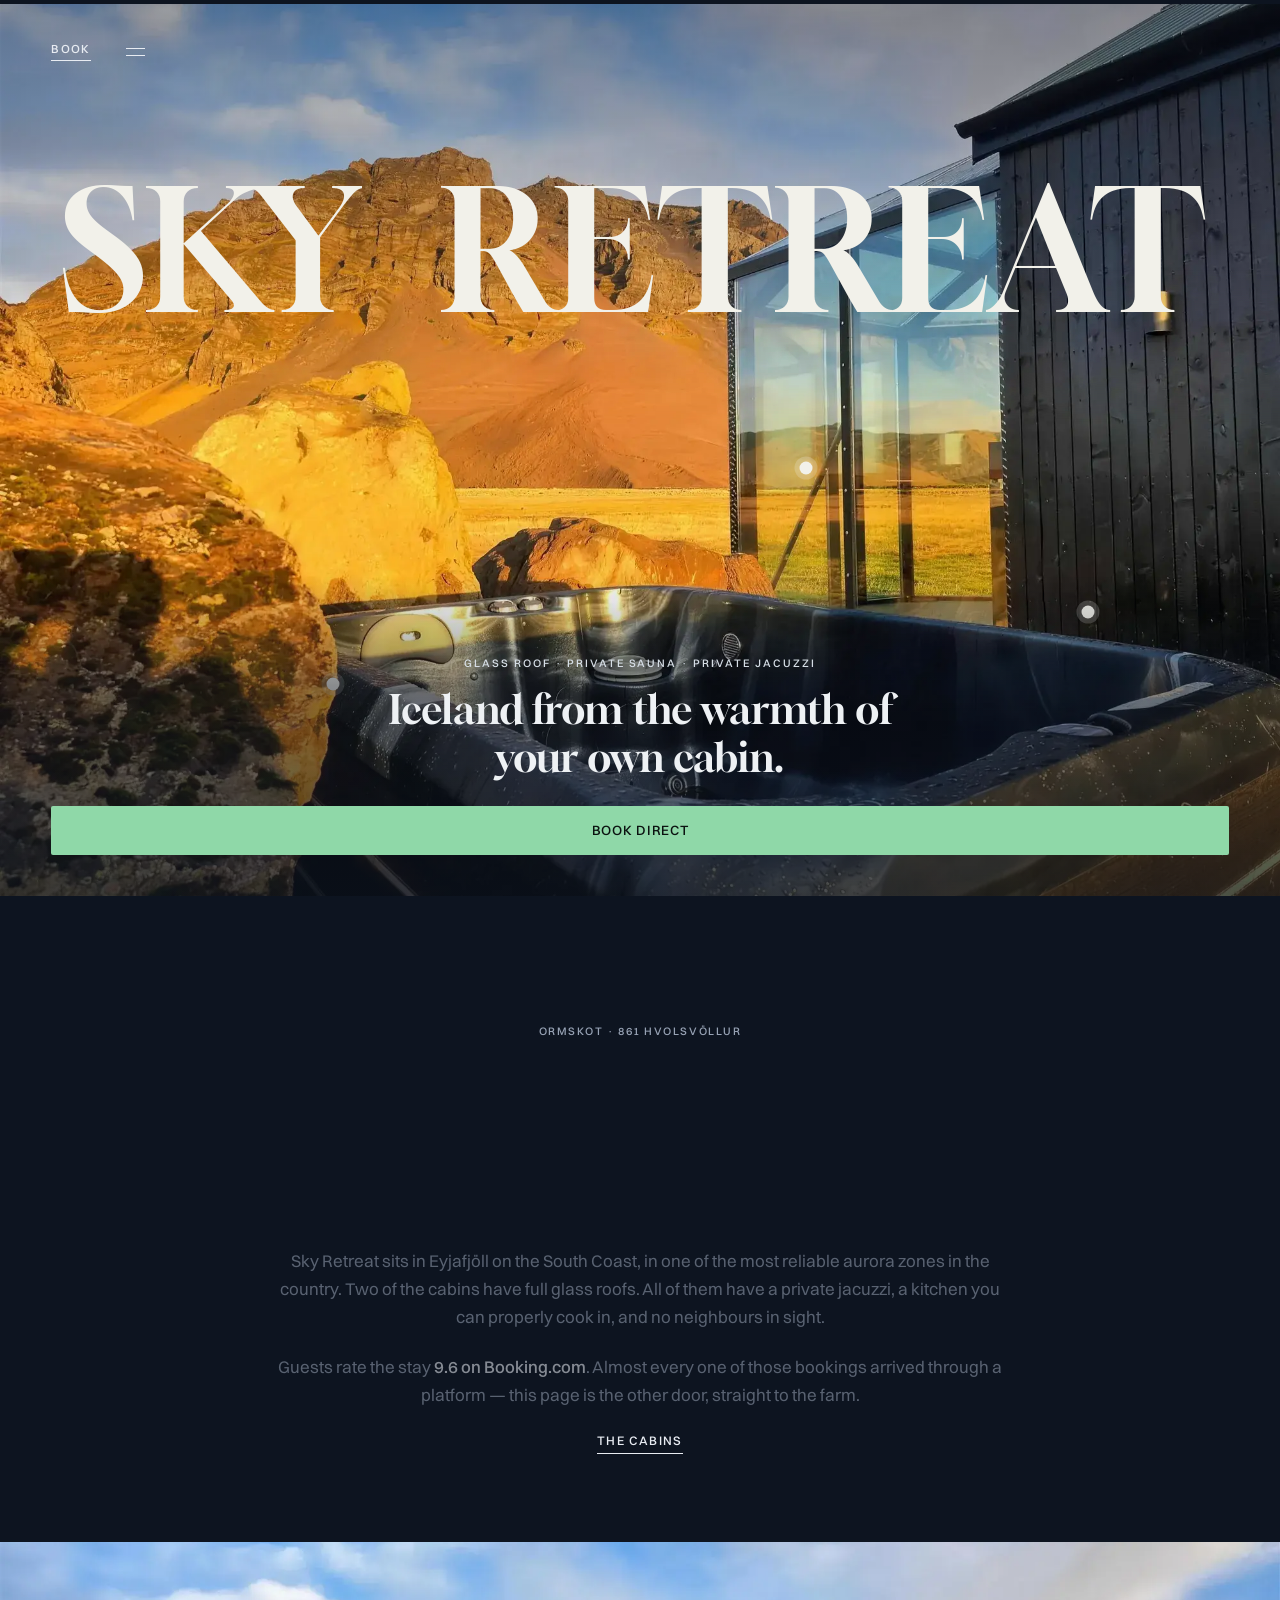
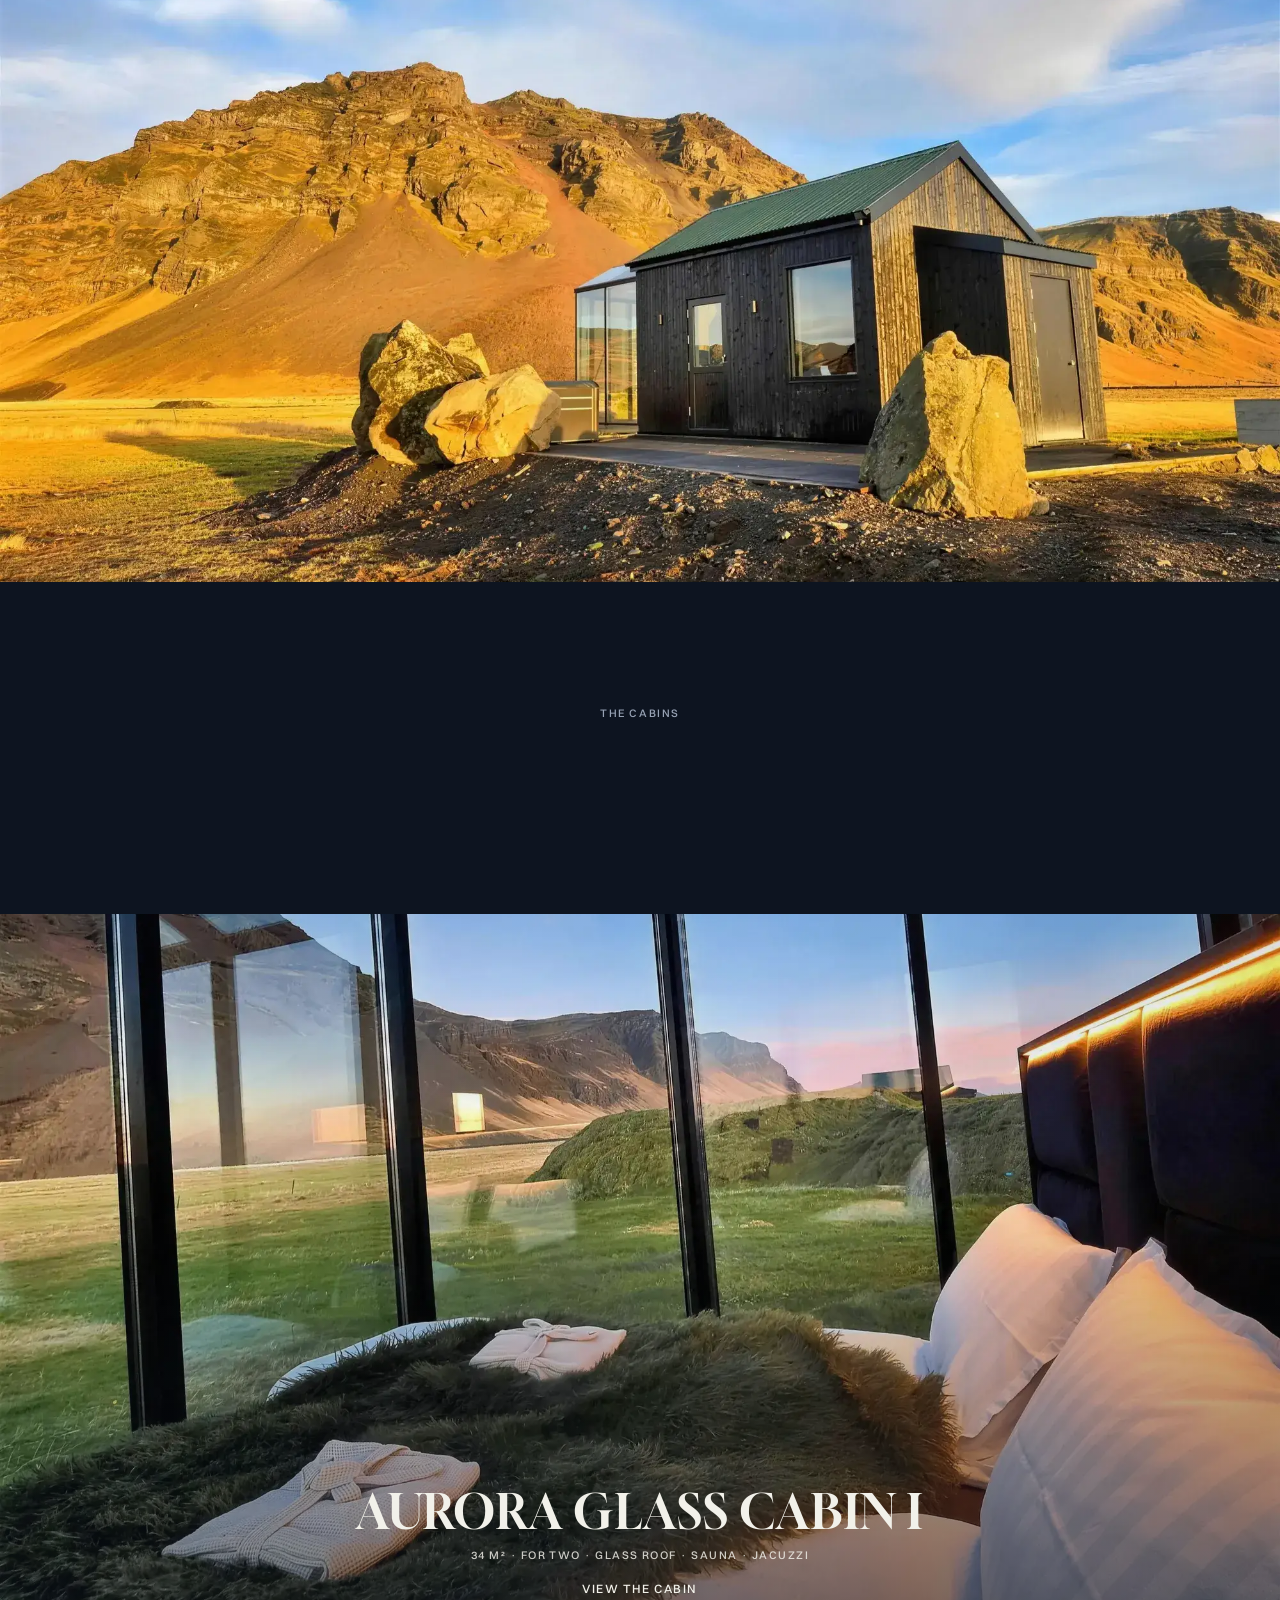
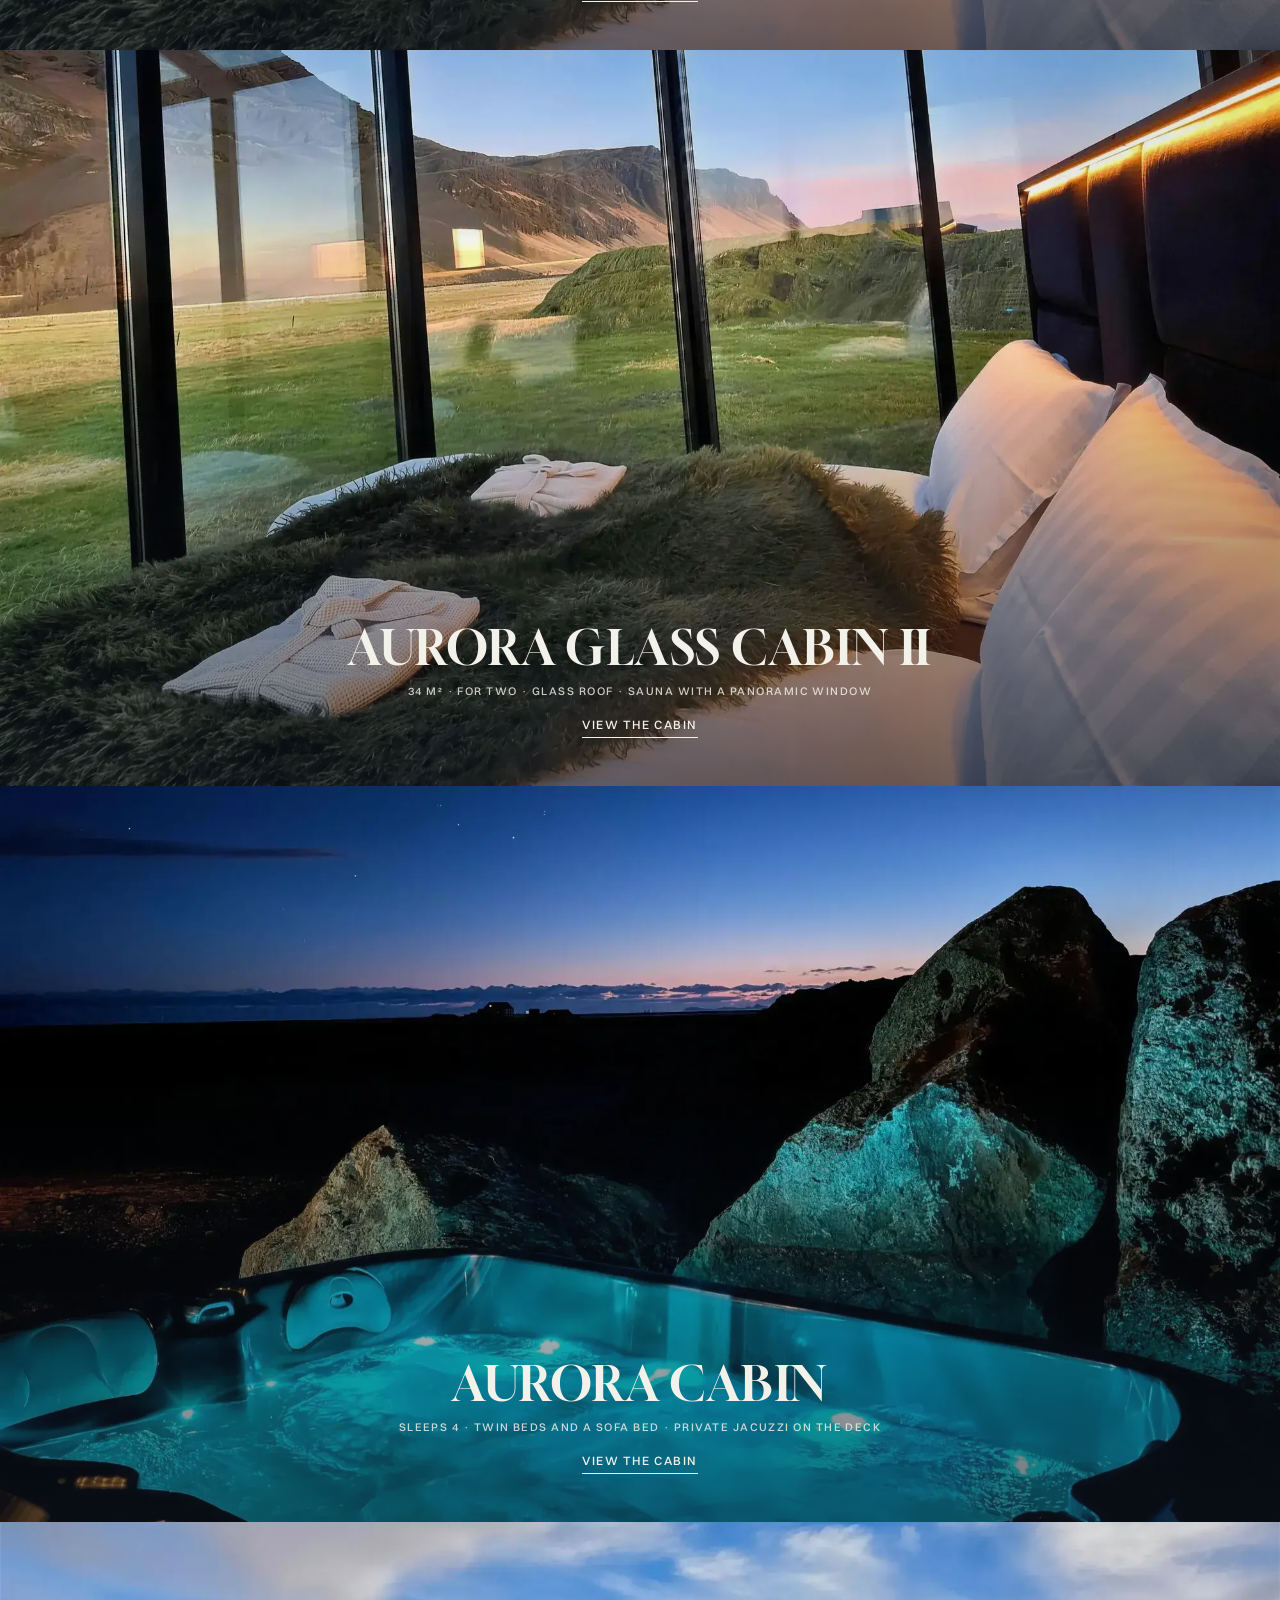
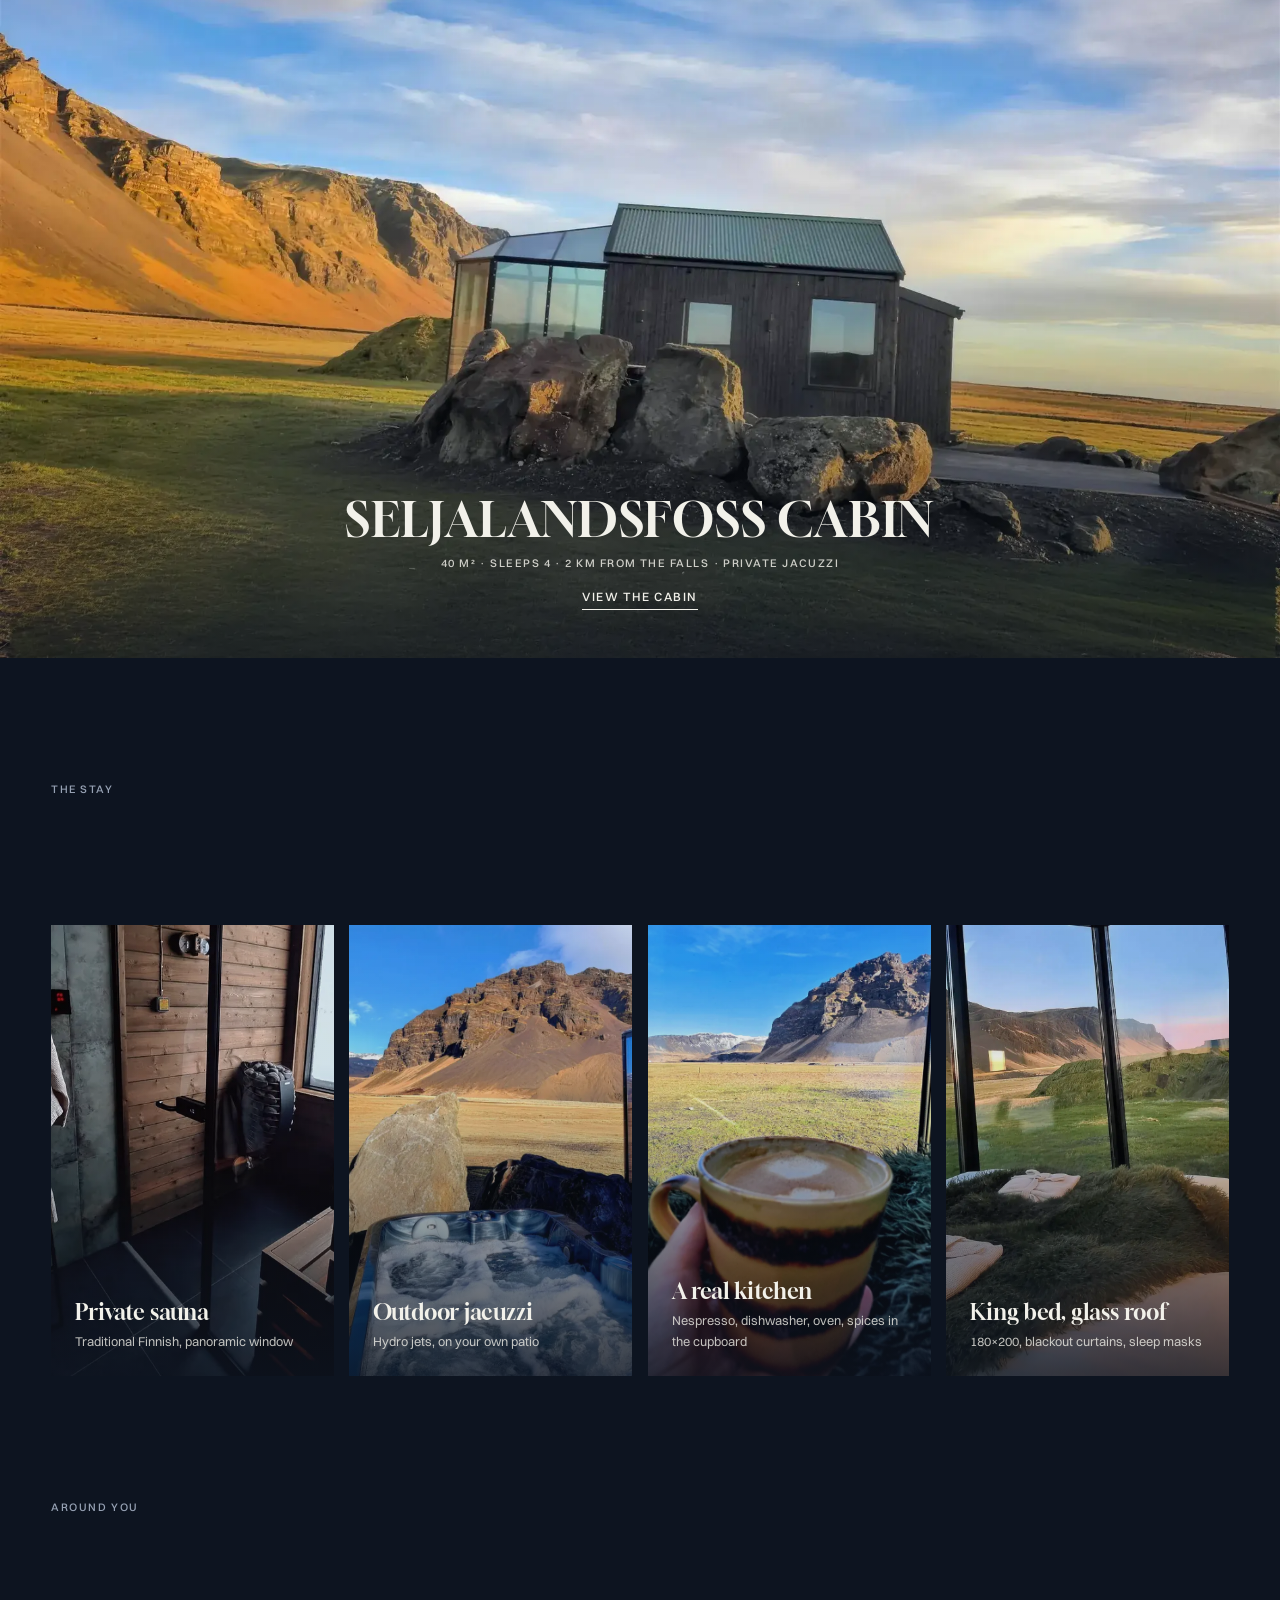
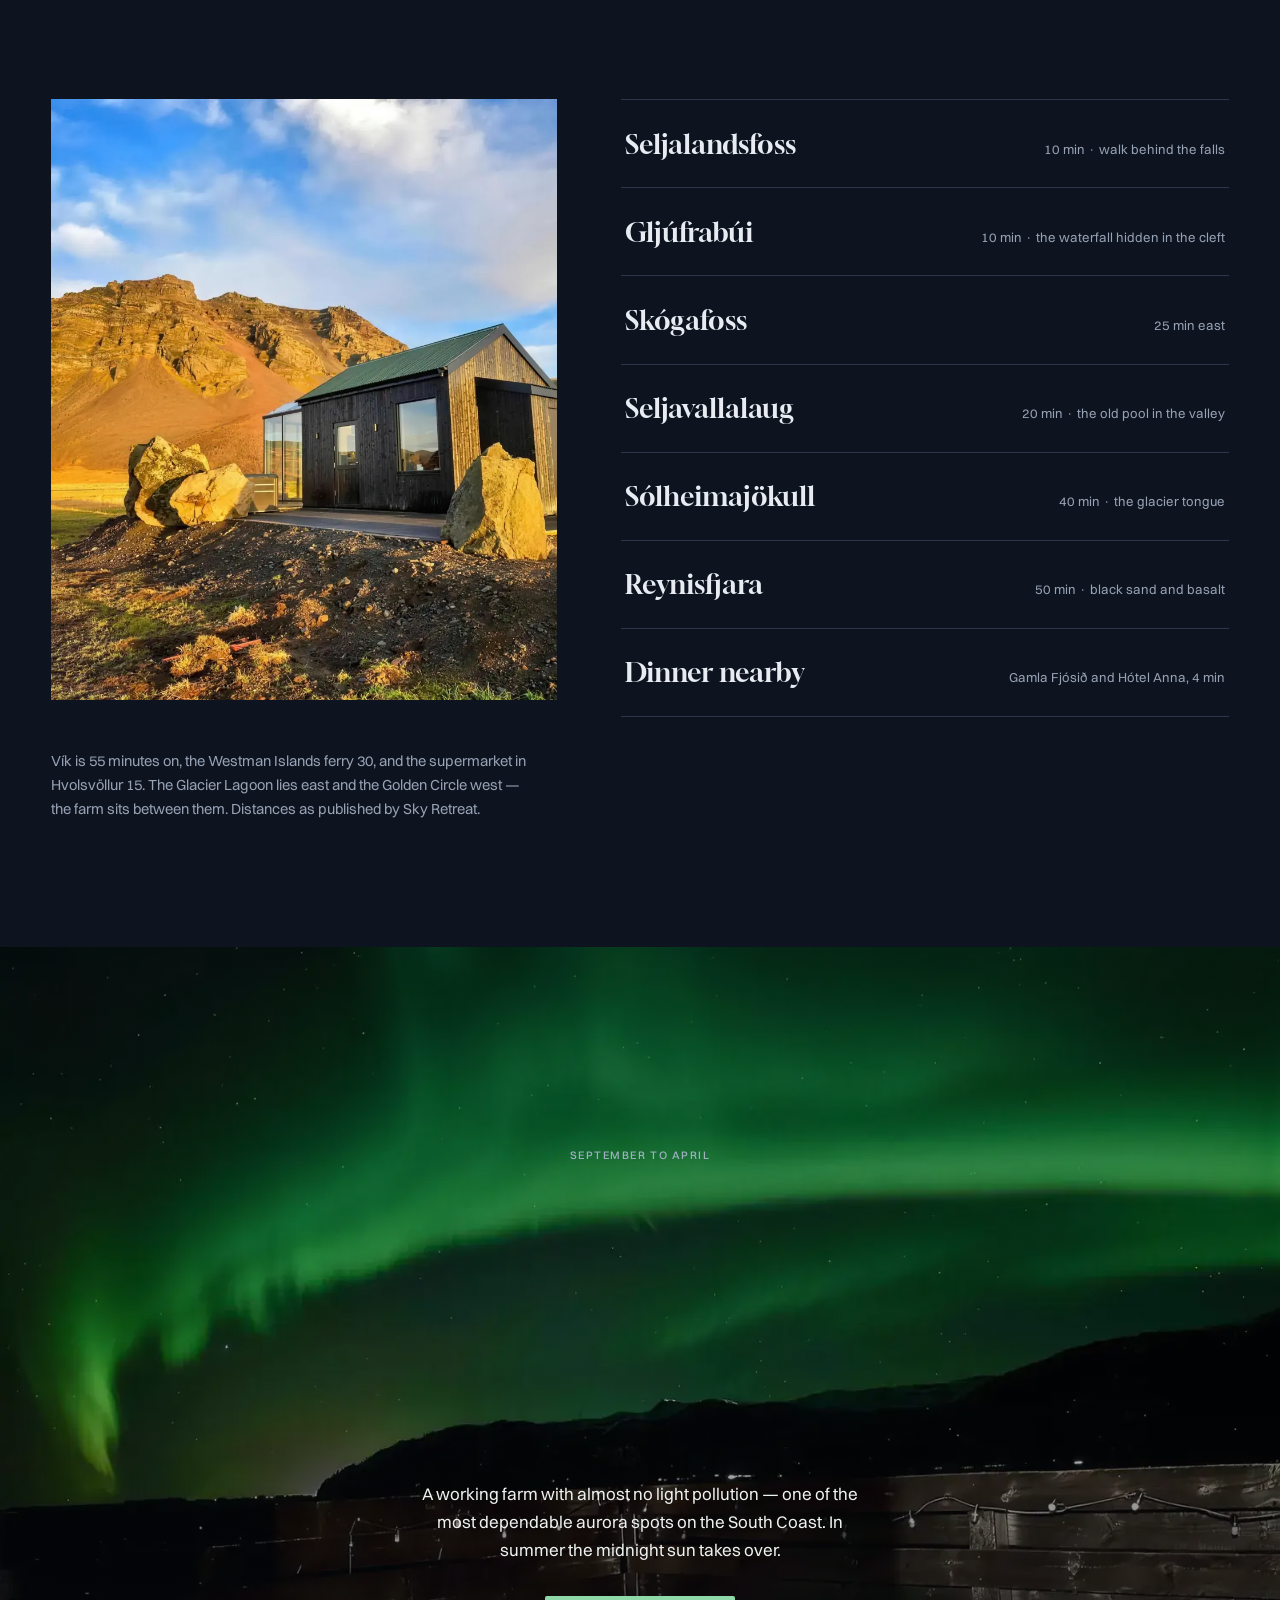
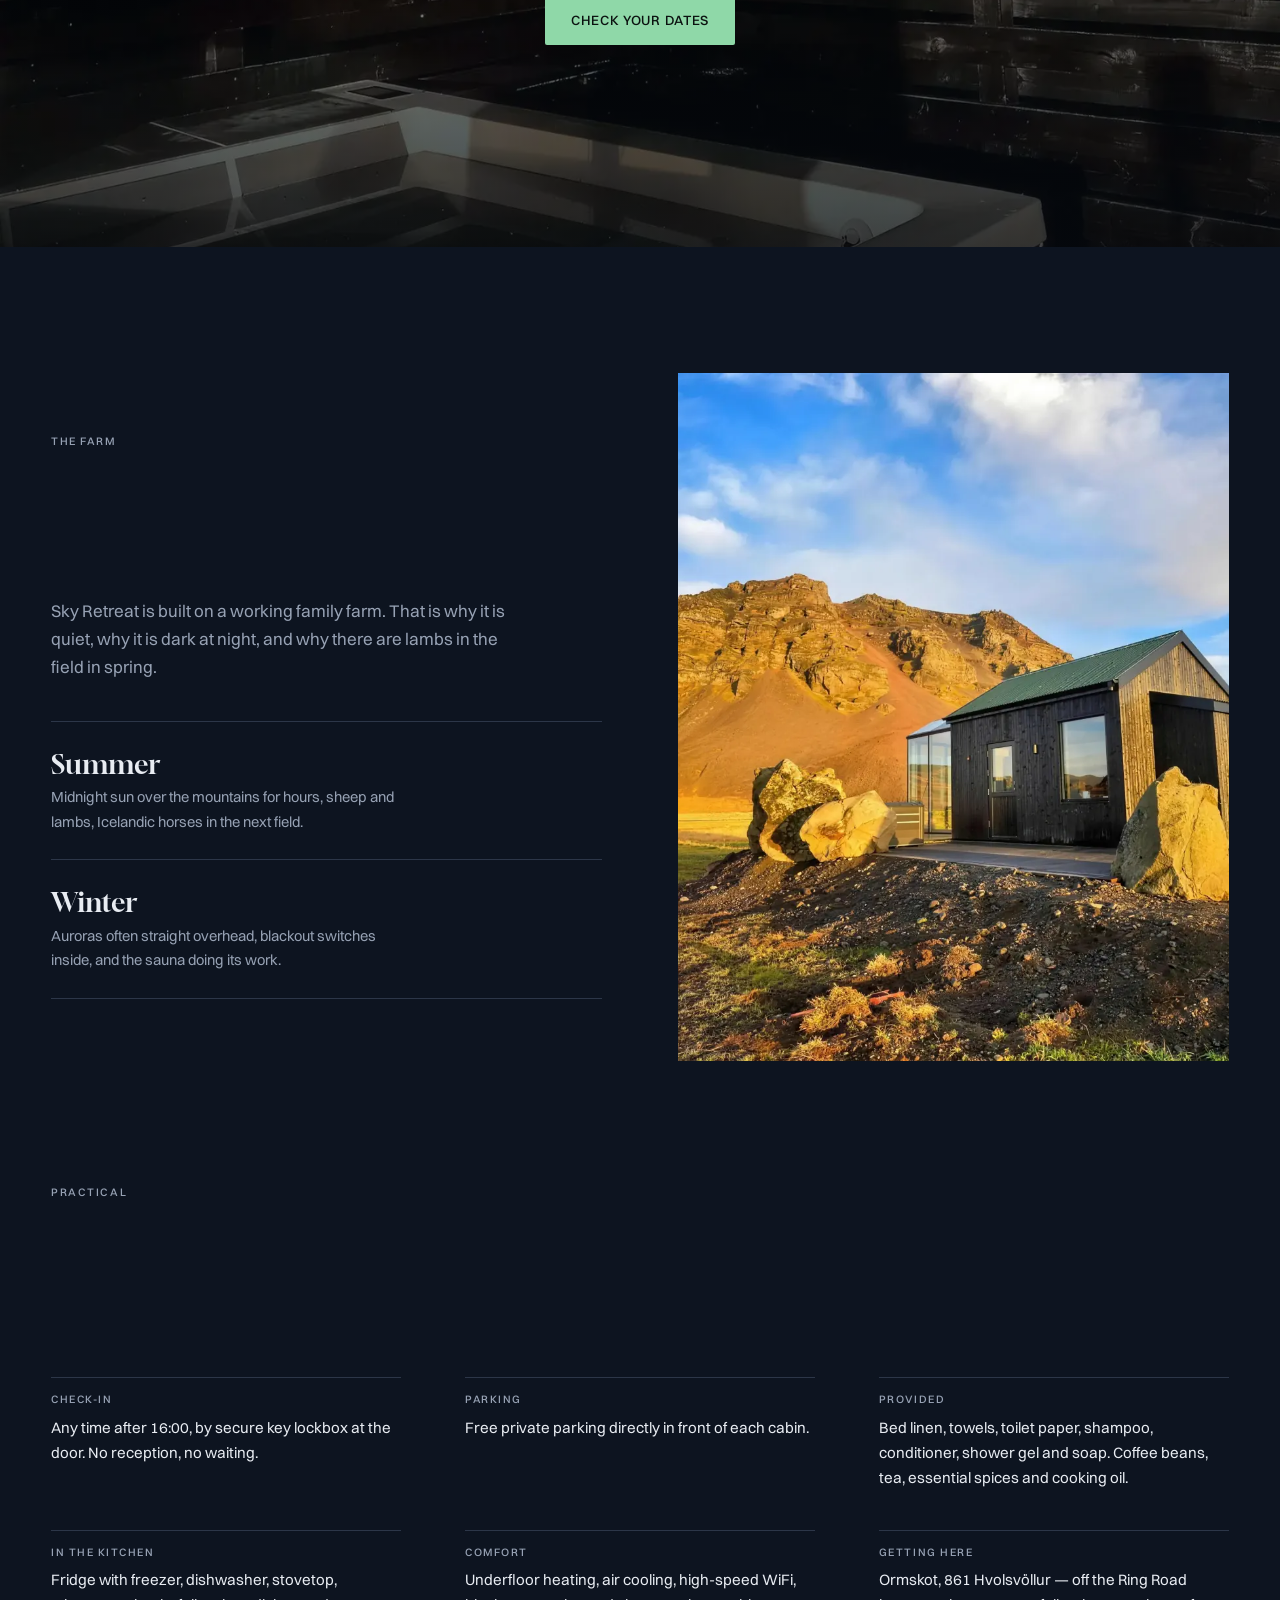
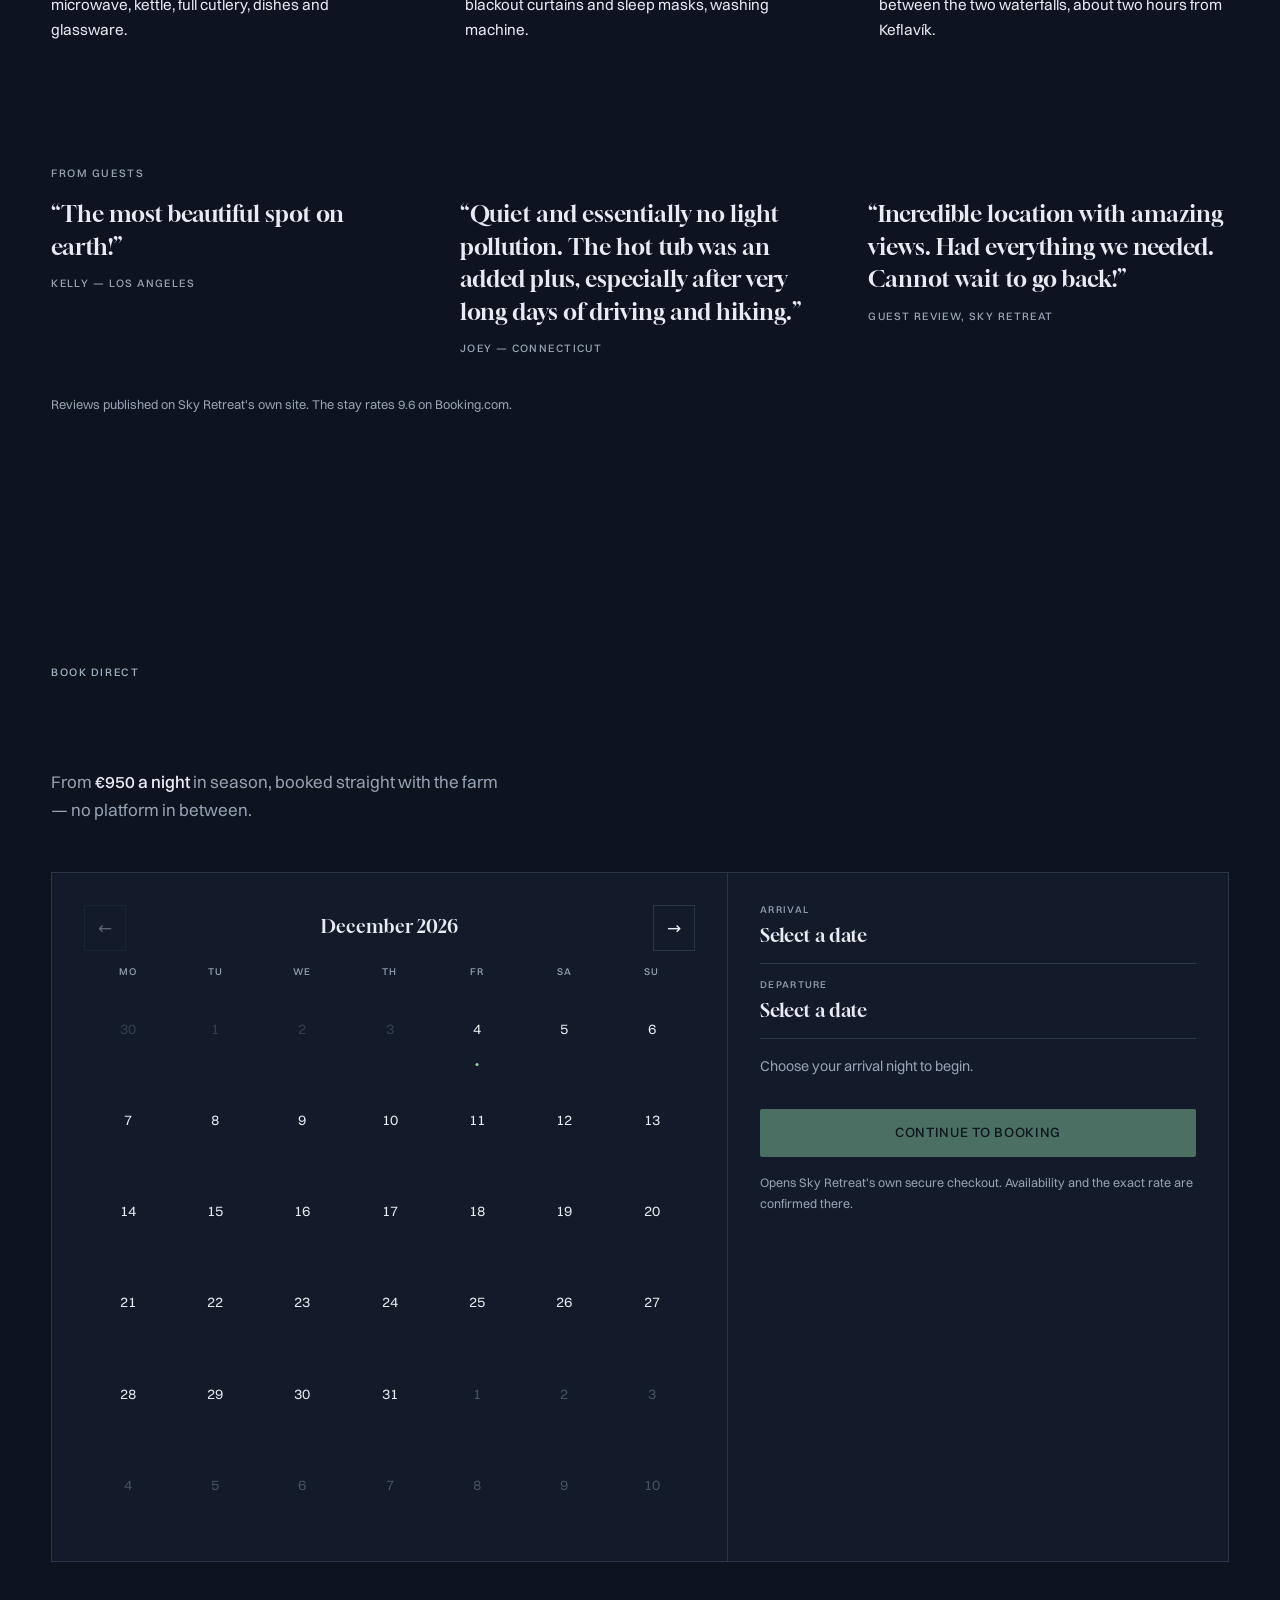
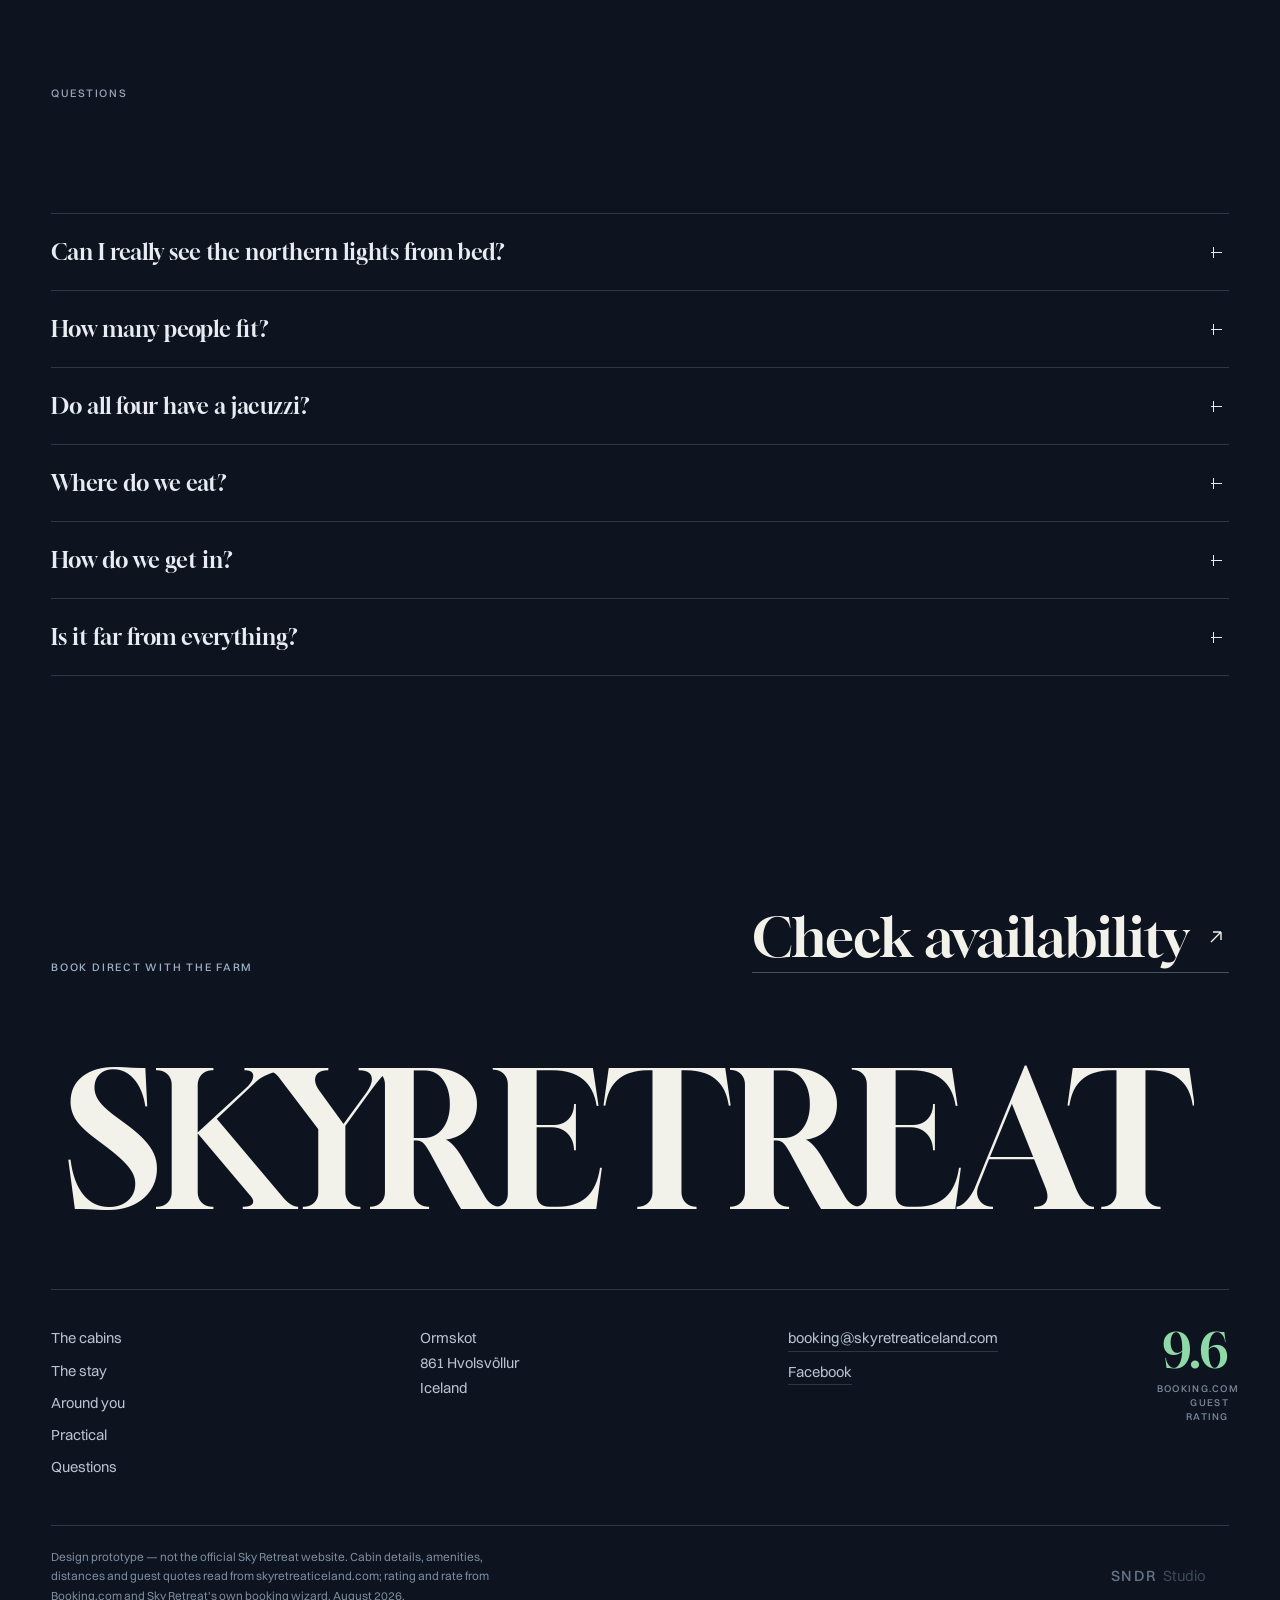
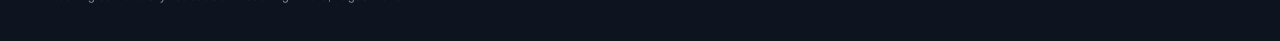
<file: index.html>
<!DOCTYPE html>
<html lang="en">
<head>
<meta charset="UTF-8">
<meta name="viewport" content="width=device-width, initial-scale=1">
<meta name="robots" content="noindex, nofollow">
<title>Sky Retreat Iceland — Glass-roof cabins with private sauna &amp; jacuzzi, South Coast</title>
<meta name="description" content="Four luxury cabins on a working farm between Seljalandsfoss and Skógafoss. Glass roofs for the northern lights, private sauna and jacuzzi, 9.6 on Booking.com. Book direct.">
<meta name="theme-color" content="#0D1420" id="themeColor">
<link rel="preload" href="assets/fonts/gloock-v8-latin_latin-ext-regular.woff2" as="font" type="font/woff2" crossorigin>
<link rel="preload" href="assets/fonts/Switzer-400.woff2" as="font" type="font/woff2" crossorigin>
<link rel="icon" type="image/png" sizes="32x32" href="assets/img/favicon-32.png">
<link rel="icon" type="image/png" sizes="180x180" href="assets/img/favicon-180.png">
<link rel="apple-touch-icon" href="assets/img/favicon-180.png">
<link rel="icon" href="data:image/svg+xml,%3Csvg xmlns='http://www.w3.org/2000/svg' viewBox='0 0 32 32'%3E%3Crect width='32' height='32' fill='%230D1420'/%3E%3Cpath d='M6 22 L16 8 L26 22 Z' fill='none' stroke='%238FD8A8' stroke-width='2'/%3E%3C/svg%3E">
<link rel="stylesheet" href="styles.css?v=26873596">
</head>
<body class="at-hero" data-ground="night">

<div class="tintplate" aria-hidden="true"></div>
<div class="tintplate tintplate--foot" aria-hidden="true"></div>

<!-- ═══ NAV · logo big and centred, condenses on first scroll (KUBE) ═══ -->
<header class="nav" id="nav">
  <div class="nav_bg" aria-hidden="true"></div>
  <div class="nav_in">
    <a class="nav_skip" href="#main">Skip to content</a>
    <a class="nav_logo" href="#top">
      <span class="nav_logo_a">SKY</span><span class="nav_logo_b">RETREAT</span><span class="nav_logo_c">Iceland</span>
    </a>
    <div class="nav_right">
      <a class="nav_book" href="#boka">Book</a>
      <button class="nav_burger" id="burger" type="button" aria-expanded="false" aria-controls="menu" aria-label="Open menu">
        <span></span><span></span>
      </button>
    </div>
  </div>
</header>

<!-- full-screen menu: links left, one image right that crossfades per hovered link -->
<div class="menu" id="menu" hidden>
  <nav class="menu_links" aria-label="Main">
    <ul id="menuList">
      <li><a href="#skalar"><span>The cabins</span></a></li>
      <li><a href="#upplifun"><span>The stay</span></a></li>
      <li><a href="#nagrenni"><span>Around you</span></a></li>
      <li><a href="#nott"><span>The lights</span></a></li>
      <li><a href="#boka"><span>Book direct</span></a></li>
    </ul>
    <div class="menu_foot">
      <a href="mailto:booking@skyretreaticeland.com">booking@skyretreaticeland.com</a>
      <span>Ormskot · 861 Hvolsvöllur</span>
    </div>
  </nav>
  <div class="menu_visual" aria-hidden="true">
    <img class="menu_img is-visible" src="assets/img/field-glass-sm.webp" srcset="assets/img/field-glass-sm.webp 1000w, assets/img/field-glass-md.webp 1400w, assets/img/field-glass-lg.webp 2000w, assets/img/field-glass.webp 3400w" sizes="(max-width: 860px) 1200px, 1200px" alt="">
    <picture><source media="(max-width: 860px)" srcset="assets/img/aurora-deck-p.webp"><img class="menu_img" src="assets/img/aurora-deck-sm.webp" srcset="assets/img/aurora-deck-sm.webp 1000w, assets/img/aurora-deck-md.webp 1400w, assets/img/aurora-deck-lg.webp 2000w, assets/img/aurora-deck.webp 3400w" sizes="(max-width: 860px) 1036px, 1440px" alt=""></picture>
    <img class="menu_img" src="assets/img/selja-falls-sm.webp" srcset="assets/img/selja-falls-sm.webp 1000w, assets/img/selja-falls-md.webp 1400w, assets/img/selja-falls-lg.webp 2000w, assets/img/selja-falls.webp 3400w" sizes="(max-width: 860px) 350px, 1200px" alt="">
    <img class="menu_img" src="assets/img/tub-day-sm.webp" srcset="assets/img/tub-day-sm.webp 1000w, assets/img/tub-day-md.webp 1500w, assets/img/tub-day.webp 3400w" sizes="(max-width: 860px) 720px, 720px" alt="">
    <picture><source media="(max-width: 860px)" srcset="assets/img/agc2-glass-p.webp"><img class="menu_img" src="assets/img/agc2-glass-sm.webp" srcset="assets/img/agc2-glass-sm.webp 1000w, assets/img/agc2-glass-md.webp 1400w, assets/img/agc2-glass-lg.webp 2000w, assets/img/agc2-glass.webp 3400w" sizes="(max-width: 860px) 660px, 1200px" alt=""></picture>
  </div>
</div>

<main id="main">

  <!-- ═══ 1 · HERO ═══ -->
  <section class="hero" id="top" aria-label="Sky Retreat Iceland">
    <div class="hero_layers" id="heroLayers">
      <div class="hero_back" data-sr-layer="back"><picture><source media="(max-width: 860px)" srcset="assets/img/hero-cabin-p.webp"><img src="assets/img/hero-cabin-sm.webp" srcset="assets/img/hero-cabin-sm.webp 1000w, assets/img/hero-cabin-md.webp 1400w, assets/img/hero-cabin-lg.webp 2000w, assets/img/hero-cabin.webp 3400w" sizes="(max-width: 860px) 1125px, 1440px" alt="" aria-hidden="true"></picture></div>
      <p class="hero_wm" id="heroWm" data-sr-layer="wm" aria-hidden="true"><span class="hero_wm_word"><i>SKY</i></span><span class="hero_wm_word"><i>RETREAT</i></span></p>
      <div class="hero_front" data-sr-layer="front">
        <picture><source media="(max-width: 860px)" srcset="assets/img/hero-cabin-p.webp"><img src="assets/img/hero-cabin-sm.webp" srcset="assets/img/hero-cabin-sm.webp 1000w, assets/img/hero-cabin-md.webp 1400w, assets/img/hero-cabin-lg.webp 2000w, assets/img/hero-cabin.webp 3400w" sizes="(max-width: 860px) 1125px, 1440px" alt="A black timber cabin with a glass front on the golden hillside at Ormskot" fetchpriority="high"></picture>
            </div>
      <div class="hero_spots" data-sr-layer="front">
        <button class="spot" data-spot="glass" aria-expanded="false">
          <span class="spot_dot"></span>
          <span class="spot_card"><strong>The glass roof</strong>The whole bedroom roof and front are glass — 360° of the Eyjafjöll mountains.</span>
        </button>
        <button class="spot" data-spot="jacuzzi" aria-expanded="false">
          <span class="spot_dot"></span>
          <span class="spot_card"><strong>Private jacuzzi</strong>Outdoors, with hydro jets. Every cabin has its own.</span>
        </button>
        <button class="spot" data-spot="farm" aria-expanded="false">
          <span class="spot_dot"></span>
          <span class="spot_card"><strong>A working farm</strong>Sheep, lambs and Icelandic horses — and almost no light pollution.</span>
        </button>
      </div>
    </div>
    <div class="hero_base">
      <p class="hero_eyebrow">Glass roof · Private sauna · Private jacuzzi</p>
      <h1 class="hero_h1" data-reveal data-split="lines">Iceland from the warmth of your own cabin.</h1>
      <a class="btn hero_cta" href="#boka">Book direct</a>
    </div>
  </section>

  <!-- ═══ 2 · INTRO (centred, KUBE's un-luxe-expérientiel beat) ═══ -->
  <section class="intro" id="um" data-ground="night">
    <div class="wrap intro_in">
      <p class="eyebrow rev">Ormskot · 861 Hvolsvöllur</p>
      <h2 class="h2 intro_h" data-reveal data-split="lines">Four cabins on a working farm, and nothing else for miles.</h2>
      <p class="intro_p" data-scrub-words>Sky Retreat sits in Eyjafjöll on the South Coast, in one of the most reliable aurora zones in the country. Two of the cabins have full glass roofs. All of them have a private jacuzzi, a kitchen you can properly cook in, and no neighbours in sight.</p>
      <p class="intro_p" data-scrub-words>Guests rate the stay <strong>9.6 on Booking.com</strong>. Almost every one of those bookings arrived through a platform — this page is the other door, straight to the farm.</p>
      <a class="ulink rev" href="#skalar">The cabins</a>
    </div>
    <figure class="frame intro_fig rev" data-img-wrap>
      <img data-img src="assets/img/aurora-sky-sm.webp" srcset="assets/img/aurora-sky-sm.webp 1000w, assets/img/aurora-sky-md.webp 1400w, assets/img/aurora-sky-lg.webp 2000w, assets/img/aurora-sky.webp 3400w" sizes="(max-width: 860px) 390px, 1440px" alt="A cabin standing alone in the wide open field beneath the mountains" loading="lazy">
    </figure>
  </section>

  <!-- ═══ 3 · THE CABINS (KUBE spaces-1: stacked, centred name + underline) ═══ -->
  <section class="cabins" id="skalar">
    <div class="wrap cabins_head">
      <p class="eyebrow rev">The cabins</p>
      <h2 class="h2" data-reveal data-split="lines">Four cabins, no two the same.</h2>
    </div>
    <div class="cabin_list" id="cabinList"></div>
  </section>

  <!-- ═══ 4 · THE STAY (KUBE services-1: 4-up dark card row) ═══ -->
  <section class="serv" id="upplifun">
    <div class="wrap">
      <p class="eyebrow rev">The stay</p>
      <h2 class="h2" data-reveal data-split="lines">What is waiting inside.</h2>
      <div class="serv_row rev">
        <article class="scard">
          <picture><source media="(max-width: 860px)" srcset="assets/img/cabin-sheep-p.webp"><img src="assets/img/cabin-sheep-sm.webp" srcset="assets/img/cabin-sheep-sm.webp 1000w, assets/img/cabin-sheep.webp 1542w" sizes="(max-width: 860px) 837px, 755px" alt="Robes hanging beside the private sauna" loading="lazy"></picture>
          <div class="scard_type"><h3>Private sauna</h3><p>Traditional Finnish, panoramic window</p></div>
        </article>
        <article class="scard">
          <picture><source media="(max-width: 860px)" srcset="assets/img/agc2-glass-p.webp"><img src="assets/img/agc2-glass-sm.webp" srcset="assets/img/agc2-glass-sm.webp 1000w, assets/img/agc2-glass-md.webp 1400w, assets/img/agc2-glass-lg.webp 2000w, assets/img/agc2-glass.webp 3400w" sizes="(max-width: 860px) 660px, 1200px" alt="The outdoor jacuzzi beside the cabin" loading="lazy"></picture>
          <div class="scard_type"><h3>Outdoor jacuzzi</h3><p>Hydro jets, on your own patio</p></div>
        </article>
        <article class="scard">
          <picture><source media="(max-width: 860px)" srcset="assets/img/coffee-p.webp"><img src="assets/img/coffee-sm.webp" srcset="assets/img/coffee-sm.webp 1000w, assets/img/coffee-md.webp 1400w, assets/img/coffee.webp 2000w" sizes="(max-width: 860px) 558px, 668px" alt="A coffee held up to the mountain view" loading="lazy"></picture>
          <div class="scard_type"><h3>A real kitchen</h3><p>Nespresso, dishwasher, oven, spices in the cupboard</p></div>
        </article>
        <article class="scard">
          <picture><source media="(max-width: 860px)" srcset="assets/img/cabin-mirror-p.webp"><img src="assets/img/cabin-mirror-sm.webp" srcset="assets/img/cabin-mirror-sm.webp 1000w, assets/img/cabin-mirror-md.webp 1400w, assets/img/cabin-mirror-lg.webp 2000w, assets/img/cabin-mirror.webp 3400w" sizes="(max-width: 860px) 1036px, 1440px" alt="The bed beneath the glass wall at dawn" loading="lazy"></picture>
          <div class="scard_type"><h3>King bed, glass roof</h3><p>180×200, blackout curtains, sleep masks</p></div>
        </article>
      </div>
    </div>
  </section>

  <!-- ═══ 5 · AROUND YOU (KUBE activities: split, hover crossfade) ═══ -->
  <section class="exp wrap" id="nagrenni">
    <p class="eyebrow rev">Around you</p>
    <h2 class="h2" data-reveal data-split="lines">Everything iconic, within easy reach.</h2>
    <div class="exp_grid">
      <div class="exp_imgs" aria-hidden="true">
        <img class="exp_img is-visible" src="assets/img/selja-falls-sm.webp" srcset="assets/img/selja-falls-sm.webp 1000w, assets/img/selja-falls-md.webp 1400w, assets/img/selja-falls-lg.webp 2000w, assets/img/selja-falls.webp 3400w" sizes="(max-width: 860px) 350px, 1200px" alt="" loading="lazy">
        <img class="exp_img" src="assets/img/grass-gold-sm.webp" srcset="assets/img/grass-gold-sm.webp 1000w, assets/img/grass-gold-md.webp 1400w, assets/img/grass-gold.webp 2000w" sizes="(max-width: 860px) 350px, 891px" alt="" loading="lazy">
        <picture><source media="(max-width: 860px)" srcset="assets/img/cabin-rocks-p.webp"><img class="exp_img" src="assets/img/cabin-rocks-sm.webp" srcset="assets/img/cabin-rocks-sm.webp 1000w, assets/img/cabin-rocks-md.webp 1400w, assets/img/cabin-rocks-lg.webp 2000w, assets/img/cabin-rocks.webp 3400w" sizes="(max-width: 860px) 923px, 1440px" alt="" loading="lazy"></picture>
        <img class="exp_img" src="assets/img/field-wide-sm.webp" srcset="assets/img/field-wide-sm.webp 1000w, assets/img/field-wide-md.webp 1400w, assets/img/field-wide-lg.webp 2000w, assets/img/field-wide.webp 3400w" sizes="(max-width: 860px) 351px, 1027px" alt="" loading="lazy">
        <picture><source media="(max-width: 860px)" srcset="assets/img/coffee-p.webp"><img class="exp_img" src="assets/img/coffee-sm.webp" srcset="assets/img/coffee-sm.webp 1000w, assets/img/coffee-md.webp 1400w, assets/img/coffee.webp 2000w" sizes="(max-width: 860px) 558px, 668px" alt="" loading="lazy"></picture>
      </div>
      <ul class="exp_rows" id="expRows">
        <li><button type="button"><span>Seljalandsfoss</span><em>10 min · walk behind the falls</em></button></li>
        <li><button type="button"><span>Gljúfrabúi</span><em>10 min · the waterfall hidden in the cleft</em></button></li>
        <li><button type="button"><span>Skógafoss</span><em>25 min east</em></button></li>
        <li><button type="button"><span>Seljavallalaug</span><em>20 min · the old pool in the valley</em></button></li>
        <li><button type="button"><span>Sólheimajökull</span><em>40 min · the glacier tongue</em></button></li>
        <li><button type="button"><span>Reynisfjara</span><em>50 min · black sand and basalt</em></button></li>
        <li><button type="button"><span>Dinner nearby</span><em>Gamla Fjósið and Hótel Anna, 4 min</em></button></li>
      </ul>
    </div>
    <p class="exp_note rev">Vík is 55 minutes on, the Westman Islands ferry 30, and the supermarket in Hvolsvöllur 15. The Glacier Lagoon lies east and the Golden Circle west — the farm sits between them. Distances as published by Sky Retreat.</p>
  </section>

  <!-- ═══ 6 · THE LIGHTS (KUBE cta band: full screen, centred, one button) ═══ -->
  <section class="cta" id="nott">
    <figure class="cta_media">
      <picture><source media="(max-width: 860px)" srcset="assets/img/aurora-night-p.webp"><img id="auroraImg" src="assets/img/aurora-night-sm.webp" srcset="assets/img/aurora-night-sm.webp 1000w, assets/img/aurora-night-md.webp 1500w, assets/img/aurora-night.webp 3400w" sizes="(max-width: 860px) 633px, 1440px" alt="The aurora borealis directly above the hot tub at Sky Retreat" loading="lazy"></picture>
    </figure>
    <div class="cta_type">
      <p class="eyebrow eyebrow--light rev">September to April</p>
      <h2 class="display" data-reveal data-split="lines">The lights come to the roof.</h2>
      <p class="cta_sub rev">A working farm with almost no light pollution — one of the most dependable aurora spots on the South Coast. In summer the midnight sun takes over.</p>
      <a class="btn rev" href="#boka">Check your dates</a>
    </div>
  </section>

  <!-- ═══ 7 · THE FARM (KUBE privatisation: split, hover rows + image swap) ═══ -->
  <section class="farm wrap" id="farm">
    <div class="farm_type">
      <p class="eyebrow rev">The farm</p>
      <h2 class="h2" data-reveal data-split="lines">You are staying on someone's land.</h2>
      <p class="farm_p rev">Sky Retreat is built on a working family farm. That is why it is quiet, why it is dark at night, and why there are lambs in the field in spring.</p>
      <div class="farm_rows" id="farmRows">
        <div class="farm_row"><h3>Summer</h3><p>Midnight sun over the mountains for hours, sheep and lambs, Icelandic horses in the next field.</p></div>
        <div class="farm_row"><h3>Winter</h3><p>Auroras often straight overhead, blackout switches inside, and the sauna doing its work.</p></div>
      </div>
    </div>
    <div class="farm_imgs" aria-hidden="true">
      <img class="farm_img is-active" src="assets/img/field-wide-sm.webp" srcset="assets/img/field-wide-sm.webp 1000w, assets/img/field-wide-md.webp 1400w, assets/img/field-wide-lg.webp 2000w, assets/img/field-wide.webp 3400w" sizes="(max-width: 860px) 351px, 1027px" alt="">
      <picture><source media="(max-width: 860px)" srcset="assets/img/aurora-night-p.webp"><img class="farm_img" src="assets/img/aurora-night-sm.webp" srcset="assets/img/aurora-night-sm.webp 1000w, assets/img/aurora-night-md.webp 1500w, assets/img/aurora-night.webp 3400w" sizes="(max-width: 860px) 633px, 1440px" alt=""></picture>
    </div>
  </section>

  <!-- ═══ PRACTICAL ═══ -->
  <section class="prac wrap" id="hagnyt">
    <p class="eyebrow rev">Practical</p>
    <h2 class="h2" data-reveal data-split="lines">Everything you would have emailed to ask.</h2>
    <dl class="prac_grid rev">
      <div><dt>Check-in</dt><dd>Any time after 16:00, by secure key lockbox at the door. No reception, no waiting.</dd></div>
      <div><dt>Parking</dt><dd>Free private parking directly in front of each cabin.</dd></div>
      <div><dt>Provided</dt><dd>Bed linen, towels, toilet paper, shampoo, conditioner, shower gel and soap. Coffee beans, tea, essential spices and cooking oil.</dd></div>
      <div><dt>In the kitchen</dt><dd>Fridge with freezer, dishwasher, stovetop, microwave, kettle, full cutlery, dishes and glassware.</dd></div>
      <div><dt>Comfort</dt><dd>Underfloor heating, air cooling, high-speed WiFi, blackout curtains and sleep masks, washing machine.</dd></div>
      <div><dt>Getting here</dt><dd>Ormskot, 861 Hvolsvöllur — off the Ring Road between the two waterfalls, about two hours from Keflavík.</dd></div>
    </dl>
  </section>

  <!-- ═══ VOICES ═══ -->
  <section class="voices">
    <div class="wrap">
      <p class="eyebrow rev">From guests</p>
      <div class="voices_grid rev">
        <blockquote><p>“The most beautiful spot on earth!”</p><cite>Kelly — Los Angeles</cite></blockquote>
        <blockquote><p>“Quiet and essentially no light pollution. The hot tub was an added plus, especially after very long days of driving and hiking.”</p><cite>Joey — Connecticut</cite></blockquote>
        <blockquote><p>“Incredible location with amazing views. Had everything we needed. Cannot wait to go back!”</p><cite>Guest review, Sky Retreat</cite></blockquote>
      </div>
      <p class="voices_note rev">Reviews published on Sky Retreat's own site. The stay rates 9.6 on Booking.com.</p>
    </div>
  </section>

  <!-- ═══ BOOKING ═══ -->
  <section class="book" id="boka" data-ground="night">
    <div class="wrap">
      <p class="eyebrow eyebrow--light rev">Book direct</p>
      <h2 class="h2" data-reveal data-split="lines">Pick your nights.</h2>
      <p class="book_lead rev">From <strong>€950 a night</strong> in season, booked straight with the farm — no platform in between.</p>
      <div class="bk rev" id="bk">
        <div class="bk_cal">
          <div class="bk_head">
            <button class="bk_navbtn" id="calPrev" type="button" aria-label="Previous month">←</button>
            <div class="bk_month" id="calMonth" aria-live="polite"></div>
            <button class="bk_navbtn" id="calNext" type="button" aria-label="Next month">→</button>
          </div>
          <div class="bk_dow" id="calDow"></div>
          <div class="bk_grid" id="calGrid"></div>
        </div>
        <div class="bk_side">
          <div class="bk_field"><span class="bk_label">Arrival</span><span class="bk_value" id="outStart">Select a date</span></div>
          <div class="bk_field"><span class="bk_label">Departure</span><span class="bk_value" id="outEnd">Select a date</span></div>
          <p class="bk_sum" id="outSum">Choose your arrival night to begin.</p>
          <a class="btn" id="bkGo" href="https://booking.skyretreaticeland.com/" target="_blank" rel="noopener" aria-disabled="true">Continue to booking</a>
          <p class="bk_note">Opens Sky Retreat's own secure checkout. Availability and the exact rate are confirmed there.</p>
        </div>
      </div>
    </div>
  </section>

  <!-- ═══ FAQ ═══ -->
  <section class="faq wrap" id="faq">
    <p class="eyebrow rev">Questions</p>
    <h2 class="h2" data-reveal data-split="lines">Before you book.</h2>
    <div class="faq_list rev">
      <details><summary>Can I really see the northern lights from bed?</summary><p>In Aurora Glass Cabin I and II, yes — the bedroom roof and the front wall are glass. From September to April the auroras are often directly overhead, and blackout switches let you kill every light inside.</p></details>
      <details><summary>How many people fit?</summary><p>The two glass cabins are 34 m² and built for two. Aurora Cabin sleeps four — twin beds plus a sofa bed. Seljalandsfoss Cabin is a 40 m² family cabin with a king bed and a sofa bed, plus toys and a sandbox for children.</p></details>
      <details><summary>Do all four have a jacuzzi?</summary><p>Yes. Both glass cabins add a private Finnish sauna as well.</p></details>
      <details><summary>Where do we eat?</summary><p>Each cabin has a full kitchen with a dishwasher, and the staples are already there. Gamla Fjósið and Hótel Anna are 2.7 km away and both do takeaway; there are more than ten restaurants within ten kilometres.</p></details>
      <details><summary>How do we get in?</summary><p>A secure key lockbox at the entrance, any time after 16:00. Parking is free and directly in front of the cabin.</p></details>
      <details><summary>Is it far from everything?</summary><p>It is between Seljalandsfoss and Skógafoss, ten minutes from each. The Glacier Lagoon is to the east and the Golden Circle to the west, both within a day.</p></details>
    </div>
  </section>

</main>

<!-- ═══ FOOTER · scroll-driven statement ═══ -->
<footer class="foot" id="contact" data-ground="night">
  <div class="foot_stage" id="footStage">
    <div class="foot_inner wrap">
      <div class="foot_top">
        <p class="foot_eyebrow">Book direct with the farm</p>
        <a class="foot_cta" href="https://booking.skyretreaticeland.com/" target="_blank" rel="noopener">
          <span>Check availability</span>
          <svg width="26" height="26" viewBox="0 0 26 26" aria-hidden="true"><path d="M8 18 L18 8 M18 8 H10 M18 8 V16" fill="none" stroke="currentColor" stroke-width="1.4"/></svg>
        </a>
      </div>

      <!-- the wordmark IS the footer: it draws itself across the full width on scroll -->
      <div class="foot_wm" id="footWm" aria-hidden="true">
        <span class="foot_wm_word"><i>SKY</i></span><span class="foot_wm_word"><i>RETREAT</i></span>
      </div>

      <div class="foot_grid">
        <nav class="foot_nav" aria-label="Footer">
          <a href="#skalar">The cabins</a>
          <a href="#upplifun">The stay</a>
          <a href="#nagrenni">Around you</a>
          <a href="#hagnyt">Practical</a>
          <a href="#faq">Questions</a>
        </nav>
        <address class="foot_addr">
          Ormskot<br>861 Hvolsvöllur<br>Iceland
        </address>
        <div class="foot_reach">
          <a href="mailto:booking@skyretreaticeland.com">booking@skyretreaticeland.com</a>
          <a href="https://www.facebook.com/SkyRetreatIceland/" target="_blank" rel="noopener">Facebook</a>
        </div>
        <p class="foot_rating"><b>9.6</b><span>Booking.com guest rating</span></p>
      </div>

      <div class="foot_legal">
        <p>Design prototype — not the official Sky Retreat website. Cabin details, amenities, distances and guest quotes read from skyretreaticeland.com; rating and rate from Booking.com and Sky Retreat's own booking wizard, August 2026.</p>
        <a class="foot_credit" href="https://sndr-studio.pages.dev" target="_blank" rel="noopener">
          <svg width="118" height="22" viewBox="0 0 118 22" role="img" aria-hidden="true"><text x="0" y="16" font-family="Switzer, system-ui, sans-serif" font-weight="500" font-size="15" letter-spacing="1.4" fill="currentColor">SNDR</text><text x="52" y="16" font-family="Switzer, system-ui, sans-serif" font-size="15" fill="currentColor" opacity=".55">Studio</text></svg><span class="a11y-name">Design by SNDR Studio</span>
        </a>
      </div>
    </div>
  </div>
</footer>

<div class="mobilebar_wrap"><a class="mobilebar" href="#boka">Book direct</a></div>

<script src="assets/vendor/gsap.min.js"></script>
<script src="assets/vendor/ScrollTrigger.min.js"></script>
<script src="assets/vendor/lenis.min.js"></script>
<script src="app.js?v=e0747138"></script>
</body>
</html>
</file>
<file: styles.css>
/* ==========================================================================
   SKY RETREAT · a 1:1 KUBE structural transplant (_reference/kubehotel-teardown)
   Night ground with day chapters. ONE accent (aurora), booking actions only.
   Line-masked reveals (21st.dev text-reveal-mask mechanic). Keyframes: sr-.
   ========================================================================== */

@font-face { font-family: 'Gloock'; src: url('assets/fonts/gloock-v8-latin_latin-ext-regular.woff2') format('woff2'); font-weight: 400; font-display: swap; }
@font-face { font-family: 'Switzer'; src: url('assets/fonts/Switzer-400.woff2') format('woff2'); font-weight: 400; font-display: swap; }
@font-face { font-family: 'Switzer'; src: url('assets/fonts/Switzer-500.woff2') format('woff2'); font-weight: 500; font-display: swap; }

:root {
  --night: #0D1420;
  --night-2: #131B2A;
  --day: #EFF1ED;
  --day-2: #E6E9E2;
  --aurora: #8FD8A8;
  --aurora-hi: #A5E4BB;
  --on-aurora: #0B1210;

  --g-bg: var(--night);
  --g-bg2: var(--night-2);
  --g-ink: #E8ECF2;
  --g-soft: #97A2B4;
  --g-line: #2C3648;

  --disp: 'Gloock', ui-serif, Georgia, serif;
  --sans: 'Switzer', ui-sans-serif, system-ui, sans-serif;
  --ease: cubic-bezier(.23, 1, .32, 1);
  --expo: cubic-bezier(.19, 1, .22, 1);
  --pad: clamp(1.25rem, 4vw, 3.5rem);
  --nav-h: 6.5rem;
}
body[data-ground="day"] {
  --g-bg: var(--day); --g-bg2: var(--day-2);
  --g-ink: #151A17; --g-soft: #5C665F; --g-line: #CBD1C8;
}

* { box-sizing: border-box; margin: 0; padding: 0; }
html, body { overflow-x: clip; }
html { scroll-behavior: auto; }
html.lenis, html.lenis body { height: auto; }
body {
  background-color: var(--night);
  color: var(--g-ink);
  font: 400 1.0625rem/1.65 var(--sans);
  -webkit-font-smoothing: antialiased;
  -webkit-tap-highlight-color: transparent;
  transition: background-color .3s var(--ease), color .12s linear;
}
body[data-ground="day"] { background-color: var(--day); }
body.no-scroll { overflow: hidden; }
img { display: block; max-width: 100%; }
a { color: inherit; text-decoration: none; }
button { font: inherit; color: inherit; background: none; border: 0; cursor: pointer; }
.wrap { width: min(100% - 2 * var(--pad), 82rem); margin-inline: auto; }
.tintplate { position: fixed; inset: 0 0 auto 0; height: 4px; z-index: 60; pointer-events: none; background-color: var(--g-bg); transition: background-color .3s var(--ease); }
.tintplate--foot { inset: auto 0 0 0; }

.eyebrow { font: 500 .6875rem/1 var(--sans); letter-spacing: .14em; text-transform: uppercase; color: var(--g-soft); margin-bottom: 1.1rem; }
.eyebrow--light { color: #9FB0C0; }
.h2 { font: 400 clamp(1.9rem, 4.2vw, 3.1rem)/1.14 var(--disp); letter-spacing: .01em; max-width: 20ch; }
.display { font: 400 clamp(2.6rem, 7vw, 5.5rem)/1.06 var(--disp); }
.ulink { display: inline-block; margin-top: 1.6rem; font: 500 .78rem/1 var(--sans); letter-spacing: .11em; text-transform: uppercase; border-bottom: 1px solid currentColor; padding-bottom: .38rem; }

/* ---------- the masked line reveal (21st.dev mechanic, in vanilla) ---------- */
.rl { display: block; overflow: hidden; padding-bottom: .26em; margin-bottom: -.26em; }
.rl > i { display: block; font-style: inherit; transform: translateY(130%); will-change: transform; }
html:not(.js) .rl > i, .rl.in > i { transform: translateY(0); }
.rl.in > i { transition: transform .8s var(--expo); }

/* ---------- nav ---------- */
.nav { position: fixed; inset: 0 0 auto 0; z-index: 58; height: calc(var(--nav-h) + env(safe-area-inset-top));
  padding-top: env(safe-area-inset-top); transition: height .6s cubic-bezier(.65,0,.35,1); }
body.scrolled .nav { height: calc(4rem + env(safe-area-inset-top)); }
body.scrolled .nav_in { color: #151A17; }
body.menu-open .nav_in { color: #E8ECF2; }
body.menu-open .nav_bg { opacity: 0; }
.nav_bg { position: absolute; inset: 0; background: var(--day); border-bottom: 1px solid #CBD1C8; opacity: 0; transition: opacity .6s cubic-bezier(.65,0,.35,1); }
body.scrolled .nav_bg { opacity: 1; }
.nav_in { position: relative; height: 100%; display: flex; align-items: center; justify-content: space-between; padding-inline: var(--pad); }
.nav_skip {
  font: 500 .7rem/1 var(--sans); letter-spacing: .12em; text-transform: uppercase;
  border-bottom: 1px solid currentColor; padding-bottom: .25rem;
  position: absolute; left: var(--pad); opacity: 0; pointer-events: none;
}
.nav_skip:focus-visible { opacity: 1; pointer-events: auto; outline: 2px solid var(--aurora); outline-offset: 4px; }
.nav_logo {
  position: absolute; left: 50%; top: 50%;
  transform: translate(-50%, -50%) scale(1); transform-origin: 50% 50%;
  display: grid; justify-items: center; gap: .1rem; text-align: center;
  transition: transform .6s cubic-bezier(.65,0,.35,1);
}
body.scrolled .nav_logo { transform: translate(-50%, -50%) scale(.6); }
.nav_logo_a, .nav_logo_b { font: 400 1.35rem/1 var(--disp); letter-spacing: .3em; text-indent: .3em; }
.nav_logo_b { font-size: 1.05rem; letter-spacing: .42em; text-indent: .42em; }
.nav_logo_c { font: 500 .52rem/1 var(--sans); letter-spacing: .38em; text-indent: .38em; text-transform: uppercase; opacity: .6; }
.nav_right { display: flex; align-items: center; gap: 1.5rem; }
.nav_book { font: 500 .74rem/1 var(--sans); letter-spacing: .12em; text-transform: uppercase; border-bottom: 1px solid currentColor; padding-bottom: .28rem; }
.nav_burger { width: 2.6rem; height: 2.6rem; display: grid; align-content: center; gap: .34rem; border-radius: 50%; transition: background-color .3s, color .3s; }
.nav_burger span { display: block; height: 1px; width: 1.15rem; margin-inline: auto; background: currentColor; transition: transform .4s var(--ease); }
body.menu-open .nav_burger span:first-child { transform: translateY(.175rem) rotate(45deg); }
body.menu-open .nav_burger span:last-child { transform: translateY(-.175rem) rotate(-45deg); }
body.menu-open .nav_burger { background: var(--aurora); color: var(--on-aurora); }

/* ---------- menu ---------- */
.menu { position: fixed; inset: 0; z-index: 56; display: grid; grid-template-columns: 1fr 1fr;
  background: var(--night); color: #E8ECF2; opacity: 0; visibility: hidden;
  transition: opacity .45s var(--ease), visibility .45s; }
body.menu-open .mobilebar_wrap { visibility: hidden; }
.menu[hidden] { display: grid; }
body.menu-open .menu { opacity: 1; visibility: visible; }
.menu_links { display: flex; flex-direction: column; justify-content: center; gap: 2.5rem; padding: var(--nav-h) var(--pad) var(--pad); }
.menu_links ul { list-style: none; }
.menu_links li { border-bottom: 1px solid var(--g-line); overflow: hidden; }
.menu_links li:first-child { border-top: 1px solid var(--g-line); }
.menu_links a { position: relative; display: flex; align-items: baseline; gap: 1rem;
  padding: clamp(.85rem, 2.2vh, 1.4rem) 0; color: inherit;
  transform: translateY(105%); transition: transform .8s var(--expo), color .3s; }
/* each row rises out of its own rule as the panel opens, stagger set inline */
body.menu-open .menu_links a { transform: none; }
.menu_links span { font: 400 clamp(1.5rem, 3.2vw, 2.4rem)/1.1 var(--disp); }
.menu_links em { font: 400 .76rem/1 var(--sans); font-style: normal; letter-spacing: .05em;
  color: var(--g-soft); margin-left: auto; text-align: right; transition: color .3s; }
/* the accent the rest of the build uses, on the row you are actually on */
.menu_links a::after { content: ''; position: absolute; left: 0; right: 0; bottom: -1px; height: 1px;
  background: var(--aurora); transform: scaleX(0); transform-origin: 0 50%;
  transition: transform .5s var(--ease); }
.menu_links a:active::after, .menu_links a:focus-visible::after { transform: scaleX(1); }
@media (hover: hover) and (pointer: fine) {
  .menu_links a:hover { color: var(--aurora); }
  .menu_links a:hover em { color: var(--g-soft); }
  .menu_links a:hover::after { transform: scaleX(1); }
}
.menu_foot { display: grid; gap: .4rem; font-size: .85rem; color: var(--g-soft); }
.menu_visual { position: relative; overflow: clip; }
.menu_img { position: absolute; inset: 0; width: 100%; height: 100%; object-fit: cover; opacity: 0; transition: opacity .3s; }
.menu_img.is-visible { opacity: 1; }
@media (hover: hover) and (pointer: fine) { .menu_links a:hover { opacity: .6; } }

/* ---------- 1 · hero ---------- */
.hero { position: relative; background: var(--night); }
.hero_layers { position: relative; height: 100svh; overflow: clip; }
.hero_back, .hero_front, .hero_spots { position: absolute; inset: 0; }
/* unmasked twin of .hero_front: the hotspots and their cards must not be eaten by
   the front layer's gradient mask. Same data-sr-layer, so they parallax together. */
.hero_spots { z-index: 2; pointer-events: none; will-change: transform; }
.hero_spots .spot { pointer-events: auto; }
.hero_back img, .hero_front img { width: 100%; height: 100%; object-fit: cover; object-position: 50% 62%; }
.hero_back::after { content: ''; position: absolute; inset: 0; background: linear-gradient(180deg, rgba(13,20,32,.42), rgba(13,20,32,0) 45%); }
.hero_front { -webkit-mask-image: linear-gradient(180deg, transparent 30%, #000 47%); mask-image: linear-gradient(180deg, transparent 30%, #000 47%); will-change: transform; }
/* the hero wordmark reads like the footer one: two masked words justified across
   the full width, rising on load, tracking apart and sinking behind the cabin */
.hero_wm {
  position: fixed; left: 0; right: 0; top: 19%;
  z-index: 51; pointer-events: none; will-change: transform;
  display: flex; justify-content: space-between; gap: .3em;
  padding-inline: var(--pad); padding-right: calc(var(--pad) + .06em);
}
.hero_wm_word { display: block; overflow: hidden; }
.hero_wm_word i {
  display: block; font-style: normal;
  font: 400 clamp(2.9rem, 13.2vw, 12rem)/0.92 var(--disp);
  color: #F2F1EA; text-transform: uppercase; letter-spacing: .01em; white-space: nowrap;
  transform: translateY(105%); will-change: transform;
}
html:not(.js) .hero_wm i, .hero_wm.in i { transform: translateY(0); }
.hero_wm.in i { transition: transform 1.05s var(--expo); }
.hero_wm.in .hero_wm_word:last-child i { transition-delay: .1s; }
.hero_base {
  position: absolute; inset: auto 0 0 0; z-index: 2;
  padding: clamp(3rem, 9vh, 5.5rem) var(--pad) clamp(2rem, 5vh, 3.4rem);
  text-align: center; color: #EEF1F4;
  background: linear-gradient(180deg, transparent 0%, rgba(13,20,32,.46) 34%, rgba(13,20,32,.74) 100%);
}
.hero_eyebrow { font: 500 .6875rem/1 var(--sans); letter-spacing: .18em; text-transform: uppercase; color: #D6DEE6; margin-bottom: 1rem; }
.hero_h1 { font: 400 clamp(1.5rem, 3.2vw, 2.5rem)/1.2 var(--disp); max-width: 20ch; margin: 0 auto 1.6rem; }
.hero_cta { display: inline-block; }

/* hotspots */
.spot { position: absolute; left: var(--x); top: var(--y); transform: translate(-50%, -50%); z-index: 3; }
.spot_dot { display: block; width: 13px; height: 13px; border-radius: 50%; background: #F2F1EA; box-shadow: 0 0 0 5px rgba(242,241,234,.22); transition: transform .25s var(--ease); }
.spot_card {
  position: absolute; left: 50%; bottom: calc(100% + 14px); transform: translateX(-50%) translateY(6px);
  width: max-content; max-width: 16rem; text-align: left;
  background: rgba(13,20,32,.96); color: #E8ECF2; border: 1px solid rgba(143,216,168,.28); border-radius: 3px;
  padding: .9rem 1rem 1rem; font: 400 .82rem/1.5 var(--sans);
  box-shadow: 0 18px 40px -18px rgba(0,0,0,.7);
  opacity: 0; pointer-events: none; transition: opacity .25s var(--ease), transform .25s var(--ease);
}
.spot_card strong { display: block; font: 400 1.05rem/1.2 var(--disp); color: var(--aurora);
  margin-bottom: .35rem; letter-spacing: .01em; }
.spot[aria-expanded="true"] .spot_card, .spot:focus-visible .spot_card { opacity: 1; transform: translateX(-50%) translateY(0); }
.spot[aria-expanded="true"] .spot_dot { transform: scale(1.25); }
@media (hover: hover) and (pointer: fine) { .spot:hover .spot_card { opacity: 1; transform: translateX(-50%) translateY(0); } .spot:hover .spot_dot { transform: scale(1.25); } }
/* Hotspot coordinates live here, not inline, because they MUST differ per breakpoint.
   The hero box is portrait on a phone over a landscape photograph, so `object-fit:
   cover` shows only the centre 33%-67% of the source width — the jacuzzi at 26% and
   the farm at 85% were simply outside the frame, which is why two of the three dots
   pointed at nothing. These are re-aimed at where their subject actually sits in the
   mobile crop: the glass front on the right, the tub across the bottom, the open
   field between the rock and the cabin. */
.spot[data-spot="glass"]   { --x: 63%; --y: 52%; }
.spot[data-spot="jacuzzi"] { --x: 26%; --y: 76%; }
.spot[data-spot="farm"]    { --x: 85%; --y: 68%; }

.spot-edge .spot_card, .spot[data-edge] .spot_card { left: auto; right: -8px; transform: translateY(6px); }
.spot[data-edge][aria-expanded="true"] .spot_card { transform: translateY(0); }
@media (hover: hover) and (pointer: fine) { .spot[data-edge]:hover .spot_card { transform: translateY(0); } }

/* ---------- 2 · intro (centred, KUBE) ---------- */
.intro { padding-block: clamp(5rem, 14vh, 10rem) 0; }
.intro_in { max-width: 46rem; margin-inline: auto; text-align: center; }
.intro_h { max-width: 18ch; margin-inline: auto; }
.intro_p { margin-top: 1.4rem; color: var(--g-soft); }
.intro_p strong { color: var(--g-ink); font-weight: 500; }
.frame { overflow: clip; }
.frame img { width: 100%; height: 100%; object-fit: cover; }
.intro_fig { margin-top: clamp(3rem, 8vw, 5.5rem); height: clamp(18rem, 58vw, 40rem); }

/* ---------- 3 · cabins ---------- */
.cabins { padding-block: clamp(5rem, 14vh, 10rem) 0; }
.cabins_head { text-align: center; }
.cabins_head .h2 { margin-inline: auto; }
.cabin_list { margin-top: clamp(2.5rem, 6vw, 4rem); display: grid; }
.cabin { position: relative; display: block; height: clamp(26rem, 82svh, 46rem); overflow: clip; }
.cabin img { width: 100%; height: 100%; object-fit: cover; transition: transform 1.2s var(--ease); }
.cabin::after { content: ''; position: absolute; inset: 0; background: linear-gradient(180deg, rgba(13,20,32,.12) 0%, rgba(13,20,32,0) 38%, rgba(13,20,32,.6)); }
.cabin_type { position: absolute; inset: auto 0 0 0; z-index: 1; padding: clamp(1.6rem, 4vw, 3rem); color: #F2F1EA; text-align: center; }
.cabin_name { display: block; font: 400 clamp(1.7rem, 4vw, 3rem)/1.1 var(--disp); text-transform: uppercase; letter-spacing: .03em; }
.cabin_facts { display: block; margin-top: .6rem; font: 500 .7rem/1.5 var(--sans); letter-spacing: .13em; text-transform: uppercase; opacity: .82; }
.cabin_more { display: inline-block; margin-top: 1.2rem; font: 500 .76rem/1 var(--sans); letter-spacing: .12em; text-transform: uppercase; border-bottom: 1px solid currentColor; padding-bottom: .35rem; }
@media (hover: hover) and (pointer: fine) { .cabin:hover img { transform: scale(1.04); } }

/* ---------- 4 · the stay (KUBE services 4-up) ---------- */
.serv { padding-block: clamp(5rem, 14vh, 10rem); }
.serv .h2 { max-width: 24ch; }
.serv_row { display: grid; grid-template-columns: repeat(4, 1fr); gap: clamp(.5rem, 1.2vw, 1rem); margin-top: clamp(2rem, 5vw, 3.5rem); }
.scard { position: relative; aspect-ratio: 3.17/5.05; overflow: clip; background: var(--night); }
.scard img { width: 100%; height: 100%; object-fit: cover; transition: transform 1.1s var(--ease); }
.scard::after { content: ''; position: absolute; inset: 0; background: linear-gradient(180deg, rgba(13,20,32,.1) 40%, rgba(13,20,32,.82)); }
.scard_type { position: absolute; inset: auto 0 0 0; z-index: 1; padding: clamp(1rem, 2vw, 1.5rem); color: #F2F1EA; }
.scard_type h3 { font: 400 clamp(1.05rem, 1.7vw, 1.4rem)/1.15 var(--disp); }
.scard_type p { margin-top: .35rem; font-size: .8rem; opacity: .78; }
@media (hover: hover) and (pointer: fine) { .scard:hover img { transform: scale(1.05); } }

/* ---------- 5 · around you ---------- */
.exp { padding-block: 0 clamp(5rem, 14vh, 10rem); }
.exp_grid { display: grid; grid-template-columns: 1fr 1.2fr; gap: clamp(2rem, 5vw, 4.5rem); margin-top: clamp(2rem, 5vw, 3.5rem); align-items: start; }
.exp_imgs { position: relative; aspect-ratio: 3.23/3.83; overflow: clip; }
.exp_img { position: absolute; inset: 0; width: 100%; height: 100%; object-fit: cover; opacity: 0; transition: opacity .3s; }
.exp_img.is-visible { opacity: 1; }
.exp_rows { list-style: none; }
.exp_rows li { border-bottom: 1px solid var(--g-line); }
.exp_rows li:first-child { border-top: 1px solid var(--g-line); }
.exp_rows button { width: 100%; display: flex; align-items: baseline; justify-content: space-between; gap: 1.5rem; padding: clamp(1.1rem, 2.6vw, 1.7rem) .25rem; text-align: left; transition: opacity .3s; }
.exp_rows span { font: 400 clamp(1.15rem, 2.2vw, 1.7rem)/1.2 var(--disp); }
.exp_rows em { font: 400 .82rem/1.4 var(--sans); font-style: normal; color: var(--g-soft); text-align: right; }
.exp_note { margin-top: 2rem; color: var(--g-soft); font-size: .92rem; max-width: 60ch; }
@media (hover: hover) and (pointer: fine) { .exp_rows button:hover { opacity: .72; } }

/* ---------- 6 · the lights (cta band) ---------- */
.cta { position: relative; min-height: 100svh; display: grid; place-items: center; overflow: clip; }
.cta_media { position: absolute; inset: 0; }
.cta_media img { width: 100%; height: 100%; object-fit: cover; }
.cta_media::after { content: ''; position: absolute; inset: 0; background: linear-gradient(180deg, rgba(6,10,16,.5), rgba(6,10,16,.2) 45%, rgba(6,10,16,.75)); }
.cta_type { position: relative; text-align: center; padding: var(--pad); color: #EDF1F0; max-width: 44rem; }
.cta_type .display { margin-inline: auto; }
.cta_sub { margin: 1.4rem auto 2rem; max-width: 44ch; opacity: .85; }
.cta .btn { display: inline-block; }

/* ---------- 7 · the farm ---------- */
.farm { padding-block: clamp(5rem, 14vh, 10rem); display: grid; grid-template-columns: 1fr 1fr; gap: clamp(2rem, 6vw, 5rem); align-items: center; }
.farm_p { margin-top: 1.2rem; color: var(--g-soft); max-width: 46ch; }
.farm_rows { margin-top: 2.5rem; border-top: 1px solid var(--g-line); }
.farm_row { border-bottom: 1px solid var(--g-line); padding: clamp(1.1rem, 2.5vw, 1.6rem) 0; transition: opacity .3s; }
.farm_row h3 { font: 400 clamp(1.2rem, 2.2vw, 1.7rem)/1.15 var(--disp); }
.farm_row p { margin-top: .4rem; color: var(--g-soft); font-size: .92rem; max-width: 46ch; }
.farm_imgs { position: relative; aspect-ratio: 4/5; overflow: clip; }
.farm_img { position: absolute; inset: 0; width: 100%; height: 100%; object-fit: cover; opacity: 0; transition: opacity .3s; }
.farm_img.is-active { opacity: 1; }

/* ---------- practical ---------- */
.prac { padding-block: 0 clamp(5rem, 14vh, 10rem); }
.prac_grid { margin-top: clamp(2rem, 5vw, 3rem); display: grid; grid-template-columns: repeat(3, 1fr); gap: clamp(1.5rem, 3.5vw, 2.5rem) clamp(2rem, 5vw, 4rem); }
.prac_grid > div { border-top: 1px solid var(--g-line); padding-top: 1rem; }
.prac_grid dt { font: 500 .68rem/1 var(--sans); letter-spacing: .14em; text-transform: uppercase; color: var(--g-soft); margin-bottom: .6rem; }
.prac_grid dd { font-size: .95rem; }

/* ---------- voices ---------- */
.voices { padding-block: 0 clamp(5rem, 14vh, 10rem); }
.voices_grid { display: grid; grid-template-columns: repeat(3, 1fr); gap: clamp(1.5rem, 4vw, 3rem); margin-top: 1rem; }
.voices blockquote p { font: 400 clamp(1.05rem, 1.9vw, 1.45rem)/1.4 var(--disp); }
.voices cite { display: block; margin-top: 1rem; font: 500 .68rem/1 var(--sans); font-style: normal; letter-spacing: .13em; text-transform: uppercase; color: var(--g-soft); }
.voices_note { margin-top: 2.5rem; font-size: .8rem; color: var(--g-soft); }

/* ---------- booking ---------- */
.book { padding-block: clamp(5rem, 14vh, 10rem); }
.book_lead { margin-top: 1rem; color: var(--g-soft); max-width: 46ch; }
.book_lead strong { color: var(--g-ink); font-weight: 500; }
.bk { margin-top: clamp(2rem, 5vw, 3rem); display: grid; grid-template-columns: 1.15fr .85fr; border: 1px solid var(--g-line); background: var(--g-bg2); transition: background-color .5s linear; }
.bk_cal { padding: clamp(1.25rem, 3vw, 2rem); border-right: 1px solid var(--g-line); }
.bk_head { display: flex; align-items: center; justify-content: space-between; margin-bottom: 1rem; }
.bk_month { position: relative; font: 400 1.15rem/1 var(--disp); min-height: 1.2em; }
.bk_month span { display: block; transition: opacity .2s linear; }
.bk_month span.is-out { opacity: 0; position: absolute; inset: 0; }
.bk_navbtn { padding: .5rem .8rem; border: 1px solid var(--g-line); transition: border-color .3s, transform .16s var(--ease); }
.bk_navbtn:active { transform: scale(.94); }
.bk_navbtn[disabled] { opacity: .35; pointer-events: none; }
.bk_dow { display: grid; grid-template-columns: repeat(7, 1fr); font: 500 .62rem/1 var(--sans); letter-spacing: .1em; text-transform: uppercase; color: var(--g-soft); text-align: center; margin-bottom: .5rem; }
.bk_grid { display: grid; grid-template-columns: repeat(7, 1fr); row-gap: 4px; }
.bk_day { position: relative; aspect-ratio: 1; display: flex; align-items: center; justify-content: center; font: 400 .9rem/1 var(--sans); border-radius: 999px; transition: background-color .2s linear, color .2s linear, border-radius .2s linear; }
.bk_day[data-out] { color: var(--g-soft); opacity: .4; }
.bk_day[disabled] { color: var(--g-soft); opacity: .25; pointer-events: none; }
.bk_day[data-today]::after { content: ''; position: absolute; bottom: 6px; left: 50%; transform: translateX(-50%); width: 3px; height: 3px; border-radius: 50%; background: var(--aurora); }
.bk_day.in-range { background: color-mix(in srgb, var(--aurora) 16%, transparent); border-radius: 0; }
.bk_day.is-start, .bk_day.is-end { background: var(--aurora); color: var(--on-aurora); font-weight: 500; }
.bk_day.is-start:not(.is-only) { border-radius: 999px 0 0 999px; }
.bk_day.is-end { border-radius: 0 999px 999px 0; }
.bk_day.is-only { border-radius: 999px; }
@media (hover: hover) and (pointer: fine) { .bk_day:not([disabled]):hover { background: color-mix(in srgb, var(--aurora) 28%, transparent); } .bk_navbtn:hover { border-color: var(--g-soft); } }
.bk_side { padding: clamp(1.25rem, 3vw, 2rem); display: flex; flex-direction: column; gap: 1rem; }
.bk_field { border-bottom: 1px solid var(--g-line); padding-bottom: .8rem; }
.bk_label { display: block; font: 500 .62rem/1 var(--sans); letter-spacing: .13em; text-transform: uppercase; color: var(--g-soft); margin-bottom: .45rem; }
.bk_value { font: 400 1.2rem/1.2 var(--disp); }
.bk_sum { color: var(--g-soft); font-size: .9rem; min-height: 2.6em; }
.bk_note { font-size: .78rem; color: var(--g-soft); }

.btn {
  display: block; text-align: center;
  background: var(--aurora); color: var(--on-aurora);
  font: 500 .85rem/1 var(--sans); letter-spacing: .05em; text-transform: uppercase;
  padding: 1.1rem 1.6rem; border-radius: 2px;
  transition: background .3s var(--ease), opacity .3s, transform .16s var(--ease);
}
.btn:active { transform: scale(.98); }
.btn[aria-disabled="true"] { opacity: .45; pointer-events: none; }
@media (hover: hover) and (pointer: fine) { .btn:hover { background: var(--aurora-hi); } }

/* ---------- FAQ ---------- */
.faq { padding-block: 0 clamp(5rem, 14vh, 10rem); }
.faq_list { margin-top: clamp(1.5rem, 4vw, 2.5rem); border-top: 1px solid var(--g-line); }
.faq details { border-bottom: 1px solid var(--g-line); }
.faq summary { list-style: none; cursor: pointer; padding: clamp(1rem, 2.4vw, 1.5rem) 2.5rem clamp(1rem, 2.4vw, 1.5rem) 0; position: relative; font: 400 clamp(1.05rem, 1.9vw, 1.4rem)/1.25 var(--disp); }
.faq summary::-webkit-details-marker { display: none; }
.faq summary::after { content: ''; position: absolute; right: .4rem; top: 50%; width: 11px; height: 1px; background: currentColor; }
.faq summary::before { content: ''; position: absolute; right: .9rem; top: 50%; width: 1px; height: 11px; margin-top: -5px; background: currentColor; transition: transform .3s var(--ease); }
.faq details[open] summary::before { transform: scaleY(0); }
.faq details p { padding-bottom: clamp(1rem, 2.4vw, 1.5rem); color: var(--g-soft); max-width: 62ch; }

/* ==========================================================================
   FOOTER · the statement. The wordmark draws itself across the full width
   on scroll; everything else stays quiet around it.
   ========================================================================== */
.foot { background: var(--night); color: #E8ECF2; }
.foot_stage { padding-block: clamp(4rem, 12vh, 8rem) clamp(1.5rem, 4vh, 2.5rem); }
.foot_top { display: flex; align-items: flex-end; justify-content: space-between; gap: 2rem; flex-wrap: wrap; padding-bottom: clamp(2rem, 6vh, 3.5rem); }
.foot_eyebrow { font: 500 .6875rem/1 var(--sans); letter-spacing: .16em; text-transform: uppercase; color: #9FB0C0; }
.foot_cta {
  display: inline-flex; align-items: center; gap: .9rem;
  font: 400 clamp(1.6rem, 4.4vw, 3.4rem)/1 var(--disp); color: #F2F1EA;
  border-bottom: 1px solid rgba(242,241,234,.28); padding-bottom: .5rem;
  transition: color .35s var(--ease), border-color .35s var(--ease);
}
.foot_cta svg { transition: transform .45s var(--expo); }
@media (hover: hover) and (pointer: fine) {
  .foot_cta:hover { color: var(--aurora); border-color: var(--aurora); }
  .foot_cta:hover svg { transform: translate(4px, -4px); }
}
.foot_wm { display: flex; justify-content: space-between; gap: .4em; padding-right: .06em; margin-block: clamp(1rem, 3vh, 2rem) clamp(2.5rem, 7vh, 4rem); }
.foot_wm_word { display: block; overflow: hidden; }
.foot_wm_word i {
  display: block; font-style: normal;
  font: 400 clamp(2.6rem, 14.6vw, 13.2rem)/0.92 var(--disp);
  letter-spacing: -.01em; color: #F2F1EA;
  transform: translateY(105%); will-change: transform;
}
.foot_wm.in i { transform: translateY(0); transition: transform 1s var(--expo); }
.foot_wm.in .foot_wm_word:last-child i { transition-delay: .09s; }

.foot_grid { display: grid; grid-template-columns: 1fr 1fr 1fr auto; gap: clamp(1.5rem, 4vw, 3rem); padding-top: clamp(1.5rem, 4vh, 2.5rem); border-top: 1px solid var(--g-line); }
.foot_nav { display: grid; gap: .5rem; align-content: start; font-size: .92rem; }
.foot_nav a { color: #B9C4D0; transition: color .3s; }
.foot_addr { font-style: normal; color: #B9C4D0; font-size: .92rem; line-height: 1.7; }
.foot_reach { display: grid; gap: .5rem; align-content: start; font-size: .92rem; }
.foot_reach a { color: #B9C4D0; border-bottom: 1px solid var(--g-line); justify-self: start; transition: color .3s, border-color .3s; }
.foot_rating { text-align: right; }
.foot_rating b { display: block; font: 400 clamp(2rem, 4vw, 3rem)/1 var(--disp); color: var(--aurora); }
.foot_rating span { display: block; margin-top: .5rem; font: 500 .62rem/1.4 var(--sans); letter-spacing: .13em; text-transform: uppercase; color: #7D8B9C; max-width: 12ch; margin-left: auto; }
@media (hover: hover) and (pointer: fine) { .foot_nav a:hover, .foot_reach a:hover { color: #F2F1EA; border-color: #F2F1EA; } }

.foot_legal { margin-top: clamp(2rem, 5vh, 3rem); padding-top: 1.3rem; border-top: 1px solid var(--g-line); display: flex; justify-content: space-between; align-items: center; gap: 1.5rem; flex-wrap: wrap; color: #7D8B9C; font-size: .74rem; }
.foot_legal p { max-width: 68ch; }
.foot_credit { display: inline-flex; opacity: .8; transition: opacity .3s; }
@media (hover: hover) and (pointer: fine) { .foot_credit:hover { opacity: 1; } }

.mobilebar_wrap {
  position: fixed; inset: auto 0 0 0; z-index: 55; display: none;
  padding: .6rem .6rem calc(.6rem + env(safe-area-inset-bottom));
  background-color: var(--g-bg);
  transition: background-color .3s var(--ease), opacity .4s var(--ease), transform .4s var(--ease);
}
.mobilebar {
  display: block; text-align: center; background: var(--aurora); color: var(--on-aurora);
  font: 500 .9rem/1 var(--sans); letter-spacing: .05em; text-transform: uppercase;
  padding: 1.05rem; border-radius: 3px;
}
/* The hero carries its own "Book direct". While it is on screen the sticky bar is a
   SECOND identical green CTA 71px below the first — measured on device. `at-hero` is
   already on <body> in the markup; nothing was ever toggling it. */
body.at-hero .mobilebar_wrap, body.at-book .mobilebar_wrap { opacity: 0; transform: translateY(140%); pointer-events: none; visibility: hidden; }

/* ---------- Motion's scroll word reveal (21st.dev 24525) ---------- */
.sw { opacity: .55; }   /* unlit floor clears 4.5:1 on both grounds; scrubbed, so NO transition */
html:not(.js) .sw { opacity: 1; }

/* ---------- reveals ---------- */
.rev { opacity: 1; transform: none; }
html.js .rev[data-armed] { opacity: 0; transform: translateY(24px); }
html.js .rev.in { opacity: 1; transform: none; transition: opacity .8s var(--ease), transform .8s var(--ease); }

/* ---------- responsive ---------- */
@media (max-width: 1000px) {
  .serv_row { grid-template-columns: repeat(2, 1fr); }
  .prac_grid { grid-template-columns: repeat(2, 1fr); }
  .foot_grid { grid-template-columns: 1fr 1fr; }
  .foot_rating { text-align: left; }
  .foot_rating span { margin-left: 0; }
}
@media (max-width: 860px) {
  :root { --nav-h: 5rem; }
  .nav_book { display: none; }
  .mobilebar_wrap { display: block; }
  .menu { grid-template-columns: 1fr; }
  .menu { grid-template-columns: 1fr; grid-template-rows: 1fr; }
  .menu_visual { display: block; position: absolute; inset: 0; z-index: 0; }
  .menu_visual .menu_img:not(.is-visible) { display: none; }
  .menu_visual .menu_img { width: 100%; height: 100%; object-fit: cover; opacity: .3; }
  .menu_visual::after { content: ''; position: absolute; inset: 0; background:
    linear-gradient(180deg, rgba(13,20,32,.92) 0%, rgba(13,20,32,.62) 42%, rgba(13,20,32,.94) 100%); }
  .menu_links { position: relative; z-index: 1; justify-content: center; gap: clamp(2rem, 7vh, 3.5rem); }
  .menu_links li, .menu_links li:first-child { border: 0; }
  .menu_links a { padding: .1em 0; }
  .menu_links span { font-size: clamp(2.1rem, 9.5vw, 3.2rem); line-height: 1.04; }
  /* the booking row is the one action here, so it carries the accent */
  .menu_links li:last-child a { color: var(--aurora); }
  .menu_foot { position: relative; z-index: 1; }
  .hero_wm { top: 15%; flex-direction: column; align-items: center; justify-content: flex-start; gap: 0; text-align: center; padding-right: var(--pad); }
  .hero_base { padding-bottom: 5rem; }
  /* ── mobile rhythm ──────────────────────────────────────────────────────
     Not every band should be a near-full-bleed frame: four 82svh cabin cards and
     three more full-width photos in a row read as one long undifferentiated scroll.
     Two of these sections also CONTAIN several images and were collapsing to one,
     because they are hover-crossfade stacks with nothing to hover on a phone — so
     the extra pictures were paid for and never seen. They become docks instead. */

  /* Around you: 5 places as a 2-up dock, first one wide, instead of one dead frame.
     The rows below stay live — tapping one lifts its picture in the dock — so the
     control still visibly does something, which it did not when the image it changed
     sat off-screen above the list. */
  .exp_grid { grid-template-columns: 1fr; }
  .exp_imgs { position: static; aspect-ratio: auto; display: grid; gap: .5rem;
    grid-template-columns: 1fr 1fr; }
  .exp_img { position: static; opacity: .76; aspect-ratio: 1/1; height: auto;
    transition: opacity .4s var(--ease); }
  .exp_img:first-child { grid-column: 1 / -1; aspect-ratio: 16/10; }
  .exp_img.is-visible { opacity: 1; }

  /* The farm: both frames side by side rather than a crossfade of one. */
  .farm_imgs { position: static; aspect-ratio: auto; display: grid; gap: .5rem;
    grid-template-columns: 1fr 1fr; order: -1; }
  .farm_img { position: static; opacity: 1; aspect-ratio: 4/5; height: auto; }

  /* The cabins: still the product and still the biggest thing on the page, but at
     58svh the next card peeks, which both breaks the rhythm and says "there are more". */
  .cabin { height: clamp(20rem, 58svh, 30rem); }
  .voices_grid { grid-template-columns: 1fr; gap: 2rem; }
  .farm { grid-template-columns: 1fr; }
  .bk { grid-template-columns: 1fr; }
  .bk_cal { border-right: 0; border-bottom: 1px solid var(--g-line); }
  .foot_wm { flex-direction: column; align-items: flex-start; gap: 0; }
  .foot_stage { padding-bottom: 5.5rem; }
  .spot_card { max-width: 12rem; }
  .spot[data-spot="glass"]   { --x: 82%; --y: 44%; }
  .spot[data-spot="farm"]    { --x: 15%; --y: 55%; }
  .spot[data-spot="jacuzzi"] { --x: 31%; --y: 72%; }
}
@media (max-width: 620px) {
  .serv_row { grid-template-columns: 1fr; }
  .prac_grid { grid-template-columns: 1fr; }
  .foot_grid { grid-template-columns: 1fr; }
}

@media (prefers-reduced-motion: reduce) {
  html.js .rev[data-armed] { opacity: 1; transform: none; }
  .rl > i, .foot_wm i, .hero_wm i { transform: none !important; }
  .sw { opacity: 1 !important; }
  .cabin img, .scard img, .spot_dot { transition: none !important; }
  * { animation-duration: .01ms !important; transition-duration: .01ms !important; }
}

.a11y-name{position:absolute;width:1px;height:1px;margin:-1px;padding:0;overflow:hidden;clip:rect(0 0 0 0);clip-path:inset(50%);white-space:nowrap;border:0}

/* ── touch targets: the 44pt floor on a coarse pointer. Measured at 440pt: burger
   42x42, .spot hotspots 13x13, .foot_cta 35 tall, menu links 24 tall, .ulink 20.
   Keyed to `pointer: coarse`, not width — an iPad is a touch screen, a small laptop
   window is not. The hotspot grows its HIT AREA via a pseudo-element so the dot the
   design draws stays exactly the size it was drawn. */
@media (pointer: coarse) {
  .nav_burger { width: 44px; height: 44px; }
  .spot::after { content: ''; position: absolute; left: 50%; top: 50%; width: 44px; height: 44px;
    transform: translate(-50%, -50%); border-radius: 50%; }
  .ulink { padding-block: .8rem .6rem; margin-top: 1.2rem; }
  .bk_navbtn { min-width: 44px; min-height: 44px; }
  .foot_cta { padding-block: .9rem; }
  .menu_links a { padding-block: clamp(1rem, 2.2vh, 1.4rem); }
  .foot_nav a, .foot_reach a { display: inline-block; padding-block: .62rem; }
  .foot_nav { gap: .1rem; }
  .foot_reach { gap: .1rem; }
  .ulink { padding-block: 1.1rem .9rem; }
  .foot_credit { display: inline-block; padding-block: .72rem; }
}
</file>
